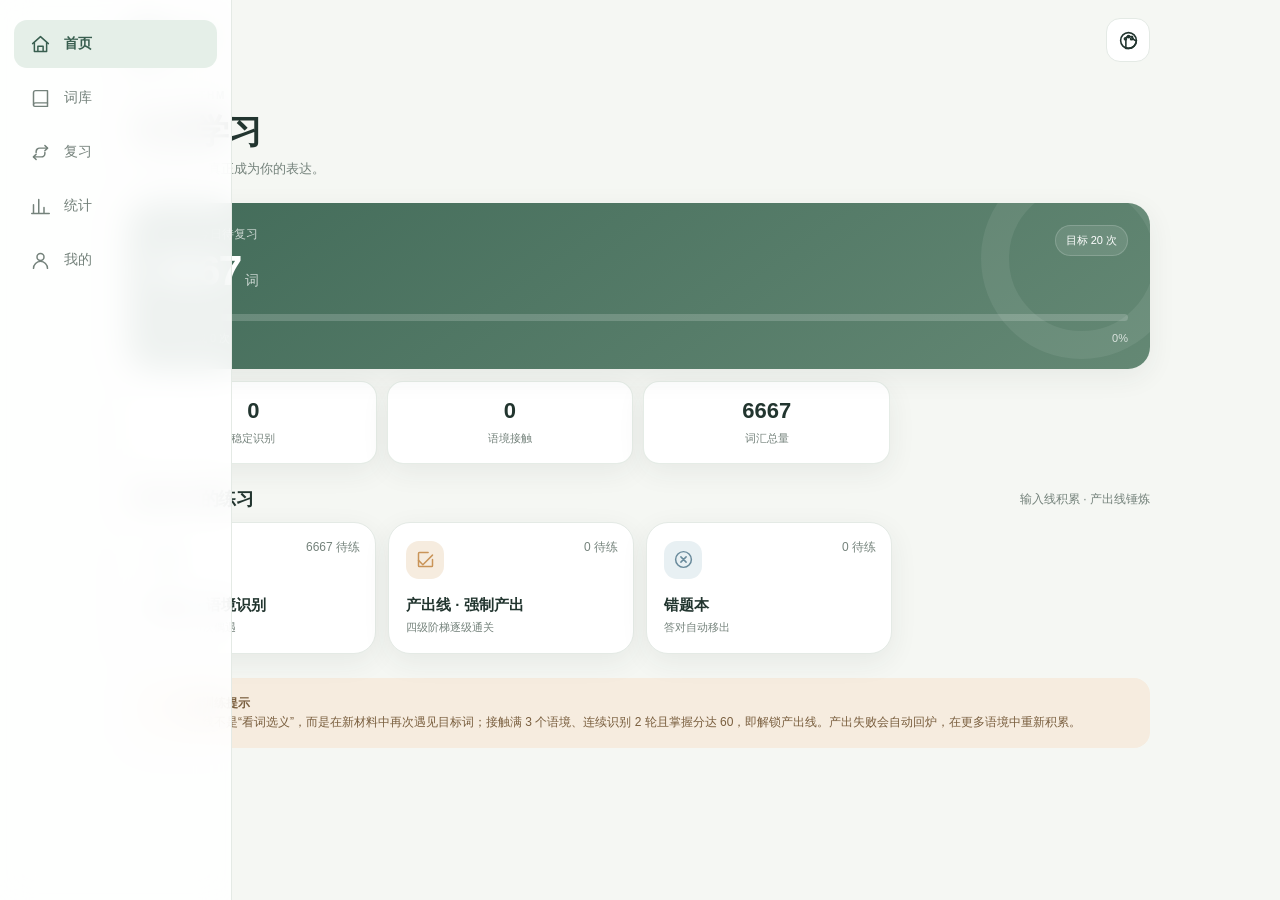
<file: index.html>
<!DOCTYPE html>
<html lang="zh-CN">
<head>
  <meta charset="UTF-8">
  <meta name="viewport" content="width=device-width, initial-scale=1">
  <meta name="theme-color" content="#f5f7f3">
  <meta http-equiv="refresh" content="0; url=functional/index.html">
  <title>词流 Lexicon Flow</title>
  <script>location.replace("functional/index.html");</script>
  <style>
    :root { --ink: #22352f; --muted: #6c7a73; --primary: #527b69; --line: #e4eae5; --bg: #f5f7f3; }
    * { box-sizing: border-box; }
    body { margin: 0; min-height: 100vh; display: grid; place-items: center; padding: 24px;
      font-family: -apple-system, BlinkMacSystemFont, "PingFang SC", "Microsoft YaHei", sans-serif;
      color: var(--ink); background: var(--bg); }
    main { width: min(480px, 100%); text-align: center; }
    h1 { font-size: 34px; margin: 12px 0 8px; }
    p { color: var(--muted); font-size: 15px; line-height: 1.7; margin: 0 0 14px; }
    a { color: var(--primary); font-weight: 600; }
    small { color: var(--muted); font-size: 12px; }
  </style>
</head>
<body>
  <main>
    <h1>词流</h1>
    <p>正在进入应用（默认清新绿主题，进入后可随时在右上角或「我的」页切换外观）…</p>
    <p><a href="functional/index.html">如果没有自动跳转，点这里进入</a></p>
    <p><small>偏好 iOS 风格？<a href="ios/index.html">iOS 蓝主题版本</a></small></p>
  </main>
</body>
</html>
</file>
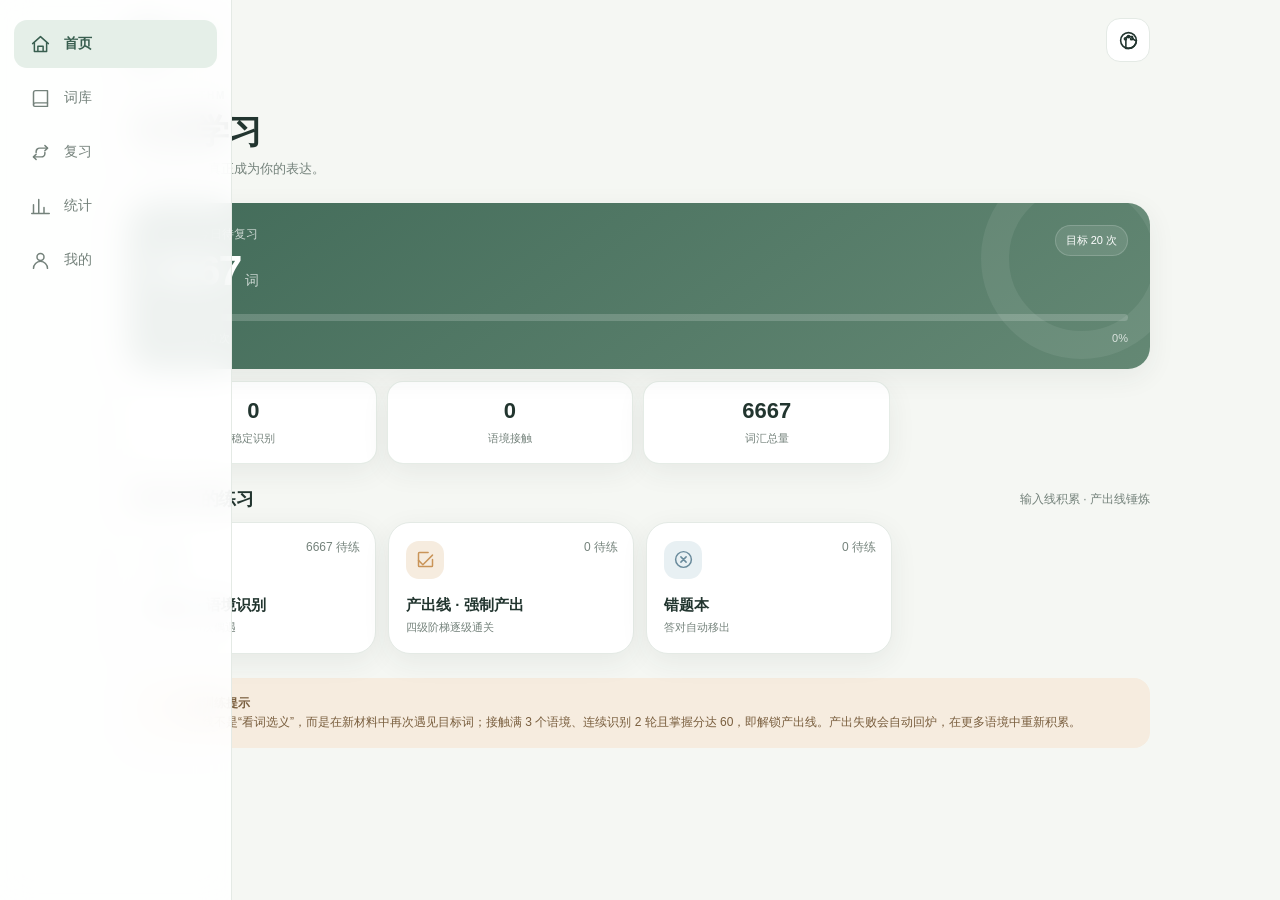
<file: functional/index.html>
<!DOCTYPE html>
<html lang="zh-CN">
<head>
  <meta charset="UTF-8">
  <meta name="viewport" content="width=device-width, initial-scale=1, viewport-fit=cover, maximum-scale=1">
  <meta name="theme-color" content="#f5f7f3">
  <meta name="description" content="英语主动与被动词汇记忆系统：完整四六级词库、间隔复习、转化训练、错题重练、同义词跳转与本地统计。">
  <title>词流 · 主动词汇记忆系统</title>
  <link href="favicon.svg" rel="icon" type="image/svg+xml">
  <link href="styles.css" id="theme-green" rel="stylesheet">
  <link href="theme-ios.css" id="theme-ios" rel="stylesheet">
  <script>
    // 主题引导：按 html[data-theme] 决定启用哪套样式表（默认清新绿）
    (function () {
      var theme = document.documentElement.dataset.theme || "green";
      var green = document.getElementById("theme-green");
      var ios = document.getElementById("theme-ios");
      if (green && ios) { ios.disabled = theme !== "ios"; green.disabled = theme === "ios"; }
    })();
  </script>
</head>
<body>
  <div class="app-shell" id="app">
    <header class="app-header">
      <div class="brand-row">
        <button aria-label="返回首页" class="brand" data-route="home" type="button">
          <span aria-hidden="true" class="brand-mark">
            <svg viewBox="0 0 32 32"><path d="M7 8.5h8a4 4 0 0 1 4 4V25a4 4 0 0 0-4-4H7V8.5Z"/><path d="M25 8.5h-2a4 4 0 0 0-4 4V25a4 4 0 0 1 4-4h2V8.5Z"/></svg>
          </span>
          <span>词流</span>
        </button>
        <div class="brand-row-actions">
          <button aria-label="切换主题" class="icon-button theme-toggle" data-action="toggle-theme" id="theme-toggle" title="换肤" type="button"></button>
          <button aria-label="页面操作" class="icon-button header-action hidden" id="header-action" type="button"></button>
        </div>
      </div>
      <div class="page-heading">
        <p class="eyebrow" id="page-eyebrow">DAILY RHYTHM</p>
        <h1 id="page-title">今日学习</h1>
        <p class="page-subtitle" id="page-subtitle">让认识的词，真正成为你的表达。</p>
      </div>
    </header>

    <main class="app-main" id="main-content" tabindex="-1"></main>

    <nav aria-label="主导航" class="bottom-nav">
      <button aria-current="page" class="nav-item active" data-route="home" type="button">
        <svg aria-hidden="true" viewBox="0 0 24 24"><path d="m3 11 9-8 9 8"/><path d="M5 10v10h14V10M9 20v-6h6v6"/></svg>
        <span>首页</span>
      </button>
      <button aria-current="false" class="nav-item" data-route="library" type="button">
        <svg aria-hidden="true" viewBox="0 0 24 24"><path d="M4 19.5A2.5 2.5 0 0 1 6.5 17H20V3H6.5A2.5 2.5 0 0 0 4 5.5v14Z"/><path d="M4 19.5A1.5 1.5 0 0 0 5.5 21H20v-4"/></svg>
        <span>词库</span>
      </button>
      <button aria-current="false" class="nav-item" data-route="review" type="button">
        <svg aria-hidden="true" viewBox="0 0 24 24"><path d="M20 7h-9a4 4 0 0 0-4 4v1"/><path d="m17 4 3 3-3 3M4 17h9a4 4 0 0 0 4-4v-1"/><path d="m7 20-3-3 3-3"/></svg>
        <span>复习</span>
      </button>
      <button aria-current="false" class="nav-item" data-route="stats" type="button">
        <svg aria-hidden="true" viewBox="0 0 24 24"><path d="M4 20V10M10 20V4M16 20v-7M22 20H2"/></svg>
        <span>统计</span>
      </button>
      <button aria-current="false" class="nav-item" data-route="profile" type="button">
        <svg aria-hidden="true" viewBox="0 0 24 24"><circle cx="12" cy="8" r="4"/><path d="M4 21a8 8 0 0 1 16 0"/></svg>
        <span>我的</span>
      </button>
    </nav>
  </div>

  <div id="modal-root"></div>
  <div aria-live="polite" class="toast" id="toast" role="status"></div>
  <div aria-live="polite" class="sr-only" id="live-region"></div>

  <script defer src="words.js"></script>
  <script defer src="data.js"></script>
  <script defer src="srs.js"></script>
  <script defer src="store.js"></script>
  <script defer src="ai.js"></script>
  <script defer src="app.js"></script>
</body>
</html>
</file>
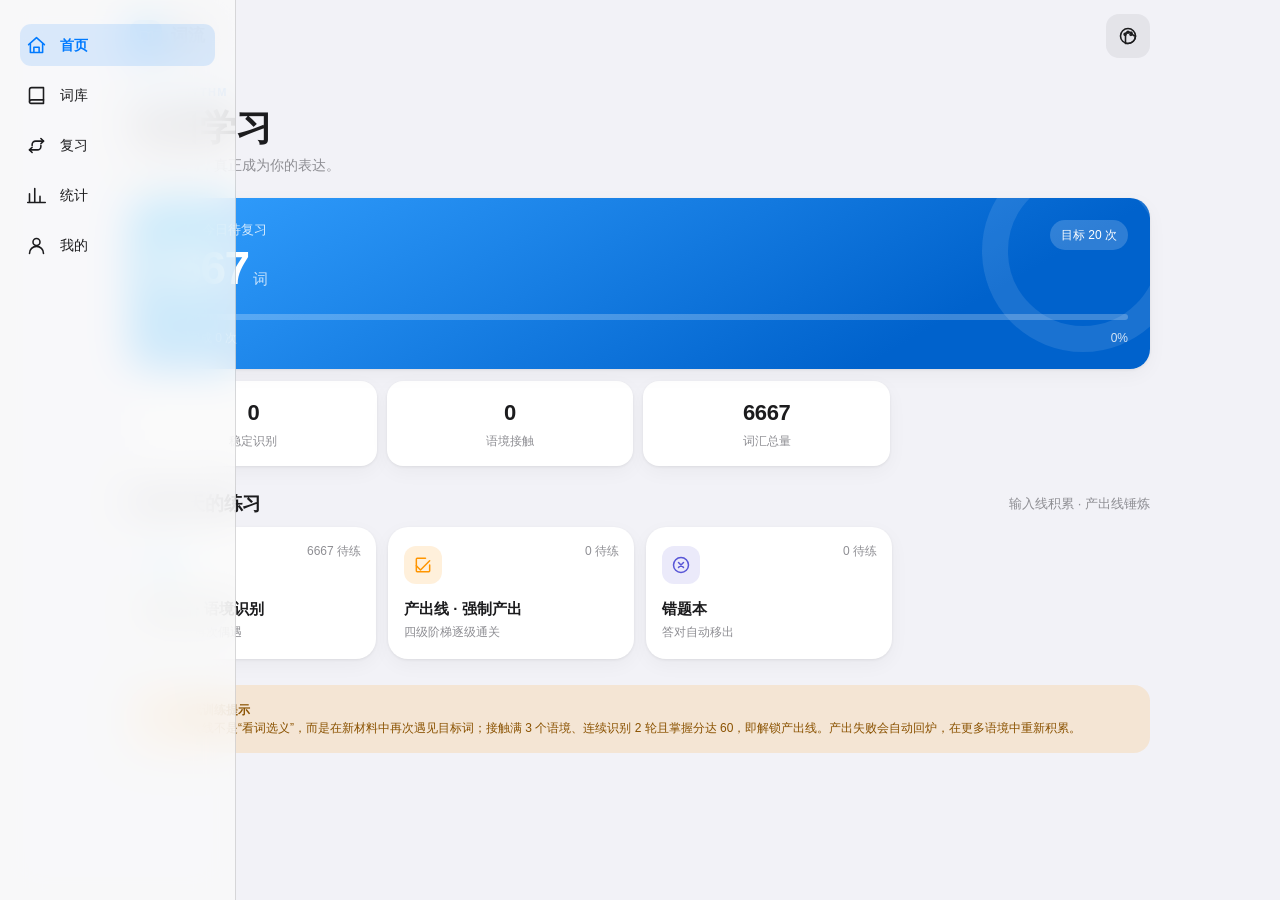
<file: ios/index.html>
<!DOCTYPE html>
<html lang="zh-CN" data-theme="ios">
<head>
  <meta charset="UTF-8">
  <meta name="viewport" content="width=device-width, initial-scale=1, viewport-fit=cover, maximum-scale=1">
  <meta name="theme-color" content="#f2f2f7">
  <meta name="description" content="英语主动与被动词汇记忆系统：完整四六级词库、间隔复习、转化训练、错题重练、同义词跳转与本地统计。">
  <title>词流 · 主动词汇记忆系统</title>
  <link href="favicon.svg" rel="icon" type="image/svg+xml">
  <link href="styles.css" id="theme-green" rel="stylesheet">
  <link href="theme-ios.css" id="theme-ios" rel="stylesheet">
  <script>
    // 主题引导：按 html[data-theme] 决定启用哪套样式表（默认清新绿）
    (function () {
      var theme = document.documentElement.dataset.theme || "green";
      var green = document.getElementById("theme-green");
      var ios = document.getElementById("theme-ios");
      if (green && ios) { ios.disabled = theme !== "ios"; green.disabled = theme === "ios"; }
    })();
  </script>
</head>
<body>
  <div class="app-shell" id="app">
    <header class="app-header">
      <div class="brand-row">
        <button aria-label="返回首页" class="brand" data-route="home" type="button">
          <span aria-hidden="true" class="brand-mark">
            <svg viewBox="0 0 32 32"><path d="M7 8.5h8a4 4 0 0 1 4 4V25a4 4 0 0 0-4-4H7V8.5Z"/><path d="M25 8.5h-2a4 4 0 0 0-4 4V25a4 4 0 0 1 4-4h2V8.5Z"/></svg>
          </span>
          <span>词流</span>
        </button>
        <div class="brand-row-actions">
          <button aria-label="切换主题" class="icon-button theme-toggle" data-action="toggle-theme" id="theme-toggle" title="换肤" type="button"></button>
          <button aria-label="页面操作" class="icon-button header-action hidden" id="header-action" type="button"></button>
        </div>
      </div>
      <div class="page-heading">
        <p class="eyebrow" id="page-eyebrow">DAILY RHYTHM</p>
        <h1 id="page-title">今日学习</h1>
        <p class="page-subtitle" id="page-subtitle">让认识的词，真正成为你的表达。</p>
      </div>
    </header>

    <main class="app-main" id="main-content" tabindex="-1"></main>

    <nav aria-label="主导航" class="bottom-nav">
      <button aria-current="page" class="nav-item active" data-route="home" type="button">
        <svg aria-hidden="true" viewBox="0 0 24 24"><path d="m3 11 9-8 9 8"/><path d="M5 10v10h14V10M9 20v-6h6v6"/></svg>
        <span>首页</span>
      </button>
      <button aria-current="false" class="nav-item" data-route="library" type="button">
        <svg aria-hidden="true" viewBox="0 0 24 24"><path d="M4 19.5A2.5 2.5 0 0 1 6.5 17H20V3H6.5A2.5 2.5 0 0 0 4 5.5v14Z"/><path d="M4 19.5A1.5 1.5 0 0 0 5.5 21H20v-4"/></svg>
        <span>词库</span>
      </button>
      <button aria-current="false" class="nav-item" data-route="review" type="button">
        <svg aria-hidden="true" viewBox="0 0 24 24"><path d="M20 7h-9a4 4 0 0 0-4 4v1"/><path d="m17 4 3 3-3 3M4 17h9a4 4 0 0 0 4-4v-1"/><path d="m7 20-3-3 3-3"/></svg>
        <span>复习</span>
      </button>
      <button aria-current="false" class="nav-item" data-route="stats" type="button">
        <svg aria-hidden="true" viewBox="0 0 24 24"><path d="M4 20V10M10 20V4M16 20v-7M22 20H2"/></svg>
        <span>统计</span>
      </button>
      <button aria-current="false" class="nav-item" data-route="profile" type="button">
        <svg aria-hidden="true" viewBox="0 0 24 24"><circle cx="12" cy="8" r="4"/><path d="M4 21a8 8 0 0 1 16 0"/></svg>
        <span>我的</span>
      </button>
    </nav>
  </div>

  <div id="modal-root"></div>
  <div aria-live="polite" class="toast" id="toast" role="status"></div>
  <div aria-live="polite" class="sr-only" id="live-region"></div>

  <script defer src="words.js"></script>
  <script defer src="data.js"></script>
  <script defer src="srs.js"></script>
  <script defer src="store.js"></script>
  <script defer src="ai.js"></script>
  <script defer src="app.js"></script>
</body>
</html>
</file>
<file: functional/styles.css>
/* =========================================================
   词流 · 移动端视觉系统
   375px 为设计基准，430px 为最大内容宽度。
   所有动效集中在 0.2–0.3s，并提供减少动态效果支持。
   ========================================================= */
:root {
  --bg: #f5f7f3;
  --surface: #ffffff;
  --surface-soft: #f0f4ef;
  --ink: #22352f;
  --muted: #74827b;
  --line: #e4eae5;
  --primary: #527b69;
  --primary-dark: #385e4f;
  --primary-soft: #e5efe8;
  --accent: #c99458;
  --accent-soft: #f6ecdf;
  --danger: #be6b65;
  --danger-soft: #f8e9e6;
  --success: #4d8a68;
  --success-soft: #e7f3ec;
  --info: #698a9b;
  --info-soft: #e8f0f3;
  --shadow: 0 8px 28px rgba(38, 62, 51, .07);
  --shadow-pressed: 0 3px 10px rgba(38, 62, 51, .06);
  --radius-lg: 22px;
  --radius-md: 16px;
  --radius-sm: 12px;
  --ease: cubic-bezier(.2, .8, .2, 1);
  --safe-bottom: env(safe-area-inset-bottom, 0px);
}

* { box-sizing: border-box; }
html { background: #e8ede8; -webkit-text-size-adjust: 100%; scroll-behavior: smooth; }
body {
  margin: 0;
  color: var(--ink);
  background: #e8ede8;
  font-family: -apple-system, BlinkMacSystemFont, "Segoe UI", "PingFang SC", "Hiragino Sans GB", "Microsoft YaHei", sans-serif;
  font-size: 15px;
  line-height: 1.55;
  -webkit-font-smoothing: antialiased;
  overscroll-behavior-y: none;
}
button, input, textarea, select { font: inherit; }
button { color: inherit; -webkit-tap-highlight-color: transparent; }
button, [role="button"] { touch-action: manipulation; }
button:focus-visible, input:focus-visible, textarea:focus-visible, select:focus-visible, [tabindex]:focus-visible {
  outline: 3px solid rgba(82, 123, 105, .24);
  outline-offset: 2px;
}
button:disabled { opacity: .48; cursor: not-allowed; }
h1, h2, h3, h4, p { margin: 0; }
h1, h2, h3 { line-height: 1.25; }
svg { display: block; }
.hidden { display: none !important; }
.sr-only {
  position: absolute; width: 1px; height: 1px; padding: 0; margin: -1px;
  overflow: hidden; clip: rect(0, 0, 0, 0); white-space: nowrap; border: 0;
}

.app-shell {
  position: relative;
  width: 100%;
  max-width: 430px;
  min-height: 100vh;
  min-height: 100dvh;
  margin: 0 auto;
  background: var(--bg);
  box-shadow: 0 0 40px rgba(30, 51, 42, .08);
  overflow: hidden;
}
.app-header { padding: calc(18px + env(safe-area-inset-top, 0px)) 20px 12px; }
.brand-row { display: flex; align-items: center; justify-content: space-between; min-height: 42px; }
.brand {
  display: inline-flex; align-items: center; gap: 9px; min-height: 44px;
  padding: 0; border: 0; background: transparent; font-size: 18px; font-weight: 750; letter-spacing: .08em;
}
.brand-mark {
  display: grid; place-items: center; width: 34px; height: 34px;
  border-radius: 11px; background: var(--primary); color: white; box-shadow: 0 5px 12px rgba(82, 123, 105, .22);
}
.brand-mark svg { width: 23px; height: 23px; fill: none; stroke: currentColor; stroke-width: 1.7; stroke-linejoin: round; }
.page-heading { padding-top: 20px; }
.eyebrow { margin-bottom: 6px; color: var(--primary); font-size: 10px; font-weight: 800; letter-spacing: .18em; }
.page-heading h1 { font-size: 29px; font-weight: 760; letter-spacing: -.04em; }
.page-subtitle { margin-top: 7px; color: var(--muted); font-size: 13px; }
.app-main { min-height: 60vh; padding: 8px 18px calc(104px + var(--safe-bottom)); }
.page { animation: page-in .26s var(--ease) both; }
@keyframes page-in { from { opacity: 0; transform: translateY(8px); } to { opacity: 1; transform: none; } }

/* 底部导航 */
.bottom-nav {
  position: fixed; z-index: 30; bottom: 0; left: 50%; transform: translateX(-50%);
  display: grid; grid-template-columns: repeat(5, 1fr); width: 100%; max-width: 430px;
  padding: 8px 8px calc(7px + var(--safe-bottom));
  border-top: 1px solid rgba(222, 230, 223, .85); background: rgba(255, 255, 255, .94);
  -webkit-backdrop-filter: blur(16px); backdrop-filter: blur(16px);
}
.nav-item {
  position: relative; display: flex; flex-direction: column; align-items: center; justify-content: center; gap: 3px;
  min-height: 56px; padding: 4px 0; border: 0; border-radius: 14px; background: transparent;
  color: #87928c; font-size: 10px; transition: color .22s, background .22s, transform .15s;
}
.nav-item svg { width: 22px; height: 22px; fill: none; stroke: currentColor; stroke-width: 1.7; stroke-linecap: round; stroke-linejoin: round; }
.nav-item.active { color: var(--primary-dark); font-weight: 700; background: var(--primary-soft); }
.nav-item:active { transform: scale(.94); }

/* 通用组件 */
.card { border: 1px solid rgba(227, 234, 228, .9); border-radius: var(--radius-lg); background: var(--surface); box-shadow: var(--shadow); }
.section { margin-top: 24px; }
.section-heading { display: flex; align-items: center; justify-content: space-between; gap: 12px; margin-bottom: 12px; }
.section-heading h2 { font-size: 18px; letter-spacing: -.02em; }
.section-heading p { color: var(--muted); font-size: 12px; }
.text-button { min-height: 40px; padding: 0 2px 0 12px; border: 0; background: transparent; color: var(--primary); font-size: 13px; font-weight: 650; }
.icon-button {
  display: inline-grid; place-items: center; flex: 0 0 auto; width: 44px; height: 44px;
  padding: 0; border: 1px solid var(--line); border-radius: 14px; background: var(--surface);
  transition: transform .16s, background .2s, box-shadow .2s;
}
.icon-button svg { width: 21px; height: 21px; fill: none; stroke: currentColor; stroke-width: 1.8; stroke-linecap: round; stroke-linejoin: round; }
.icon-button.soft { border-color: transparent; background: var(--primary-soft); color: var(--primary-dark); }
.primary-button, .secondary-button, .danger-button {
  display: inline-flex; align-items: center; justify-content: center; gap: 8px;
  min-height: 50px; padding: 0 20px; border-radius: 15px; font-weight: 700;
  transition: transform .16s, box-shadow .2s, background .2s;
}
.primary-button { border: 1px solid var(--primary); background: var(--primary); color: #fff; box-shadow: 0 7px 16px rgba(82, 123, 105, .19); }
.secondary-button { border: 1px solid var(--line); background: var(--surface); color: var(--ink); }
.danger-button { border: 1px solid var(--danger-soft); background: var(--danger-soft); color: var(--danger); }
.dont-know-button {
  display: inline-flex; align-items: center; justify-content: center; gap: 8px;
  min-height: 46px; padding: 0 16px; border: 1.5px dashed var(--danger);
  border-radius: 15px; background: transparent; color: var(--danger);
  font-size: 14px; font-weight: 650;
  transition: transform .16s, background .2s;
}
.dont-know-button:active { transform: scale(.975); background: var(--danger-soft); }
.primary-button:active, .secondary-button:active, .danger-button:active, .icon-button:active, .quick-card:active, .word-row:active { transform: scale(.975); box-shadow: var(--shadow-pressed); }
.full-width { width: 100%; }
.button-row { display: flex; gap: 10px; }
.button-row > * { flex: 1; }
.muted { color: var(--muted); }
.caption { color: var(--muted); font-size: 12px; }
.divider { height: 1px; margin: 16px 0; background: var(--line); }
.pill {
  display: inline-flex; align-items: center; min-height: 25px; padding: 3px 9px; border-radius: 999px;
  background: var(--surface-soft); color: var(--muted); font-size: 11px; font-weight: 650; white-space: nowrap;
}
.pill.passive { background: var(--info-soft); color: #567988; }
.pill.active-level { background: var(--primary-soft); color: var(--primary-dark); }
.pill.wrong { background: var(--danger-soft); color: var(--danger); }
.empty-state { padding: 42px 24px; text-align: center; }
.empty-illustration {
  display: grid; place-items: center; width: 64px; height: 64px; margin: 0 auto 16px;
  border-radius: 22px; background: var(--primary-soft); color: var(--primary);
}
.empty-illustration svg { width: 30px; height: 30px; fill: none; stroke: currentColor; stroke-width: 1.6; stroke-linecap: round; stroke-linejoin: round; }
.empty-state h3 { margin-bottom: 8px; font-size: 17px; }
.empty-state p { margin-bottom: 18px; color: var(--muted); font-size: 13px; }

/* 首页 */
.hero-card { position: relative; overflow: hidden; padding: 22px; background: linear-gradient(145deg, #426b59, #648874); color: white; border: 0; }
.hero-card::after {
  content: ""; position: absolute; right: -32px; top: -45px; width: 145px; height: 145px;
  border: 28px solid rgba(255, 255, 255, .07); border-radius: 50%;
}
.hero-top { position: relative; z-index: 1; display: flex; align-items: flex-start; justify-content: space-between; }
.hero-label { color: rgba(255,255,255,.72); font-size: 12px; }
.hero-number { margin-top: 3px; font-size: 43px; font-weight: 740; line-height: 1.1; letter-spacing: -.04em; }
.hero-number small { margin-left: 4px; font-size: 14px; font-weight: 500; letter-spacing: 0; opacity: .7; }
.hero-badge { padding: 6px 10px; border: 1px solid rgba(255,255,255,.17); border-radius: 999px; background: rgba(255,255,255,.1); font-size: 11px; }
.progress-track { height: 7px; overflow: hidden; border-radius: 999px; background: #e7ece8; }
.progress-fill { height: 100%; border-radius: inherit; background: var(--primary); transition: width .45s var(--ease); }
.hero-card .progress-track { position: relative; z-index: 1; margin-top: 20px; background: rgba(255,255,255,.18); }
.hero-card .progress-fill { background: #f2d9ae; }
.progress-meta { position: relative; z-index: 1; display: flex; justify-content: space-between; margin-top: 9px; color: rgba(255,255,255,.75); font-size: 11px; }
.stat-grid { display: grid; grid-template-columns: repeat(3, 1fr); gap: 10px; margin-top: 12px; }
.mini-stat { padding: 15px 10px; text-align: center; border-radius: var(--radius-md); }
.mini-stat strong { display: block; font-size: 22px; line-height: 1.25; }
.mini-stat span { color: var(--muted); font-size: 11px; }
.quick-grid { display: grid; grid-template-columns: 1fr 1fr; gap: 12px; }
.quick-card {
  position: relative; min-height: 132px; padding: 17px; border: 1px solid var(--line); border-radius: var(--radius-lg);
  background: var(--surface); text-align: left; box-shadow: var(--shadow); transition: transform .18s var(--ease), box-shadow .2s;
}
.quick-icon { display: grid; place-items: center; width: 38px; height: 38px; margin-bottom: 14px; border-radius: 13px; background: var(--primary-soft); color: var(--primary); }
.quick-card:nth-child(2) .quick-icon { background: var(--accent-soft); color: var(--accent); }
.quick-card:nth-child(3) .quick-icon { background: var(--info-soft); color: var(--info); }
.quick-card:nth-child(4) .quick-icon { background: var(--danger-soft); color: var(--danger); }
.quick-icon svg { width: 21px; height: 21px; fill: none; stroke: currentColor; stroke-width: 1.7; stroke-linecap: round; stroke-linejoin: round; }
.quick-card strong { display: block; font-size: 15px; }
.quick-card small { display: block; margin-top: 3px; color: var(--muted); font-size: 11px; }
.quick-count { position: absolute; right: 15px; top: 15px; color: var(--muted); font-size: 12px; }
.tip-card { display: flex; gap: 12px; padding: 16px; border-radius: var(--radius-md); background: var(--accent-soft); color: #795e3e; }
.tip-card svg { flex: 0 0 auto; width: 20px; height: 20px; margin-top: 2px; fill: none; stroke: currentColor; stroke-width: 1.7; stroke-linecap: round; }
.tip-card p { font-size: 12px; }

/* 词库与筛选 */
.segmented { display: flex; gap: 5px; padding: 5px; border-radius: 16px; background: #e9eee9; }
.segmented button {
  flex: 1; min-height: 42px; padding: 0 5px; border: 0; border-radius: 12px; background: transparent;
  color: var(--muted); font-size: 12px; transition: background .22s, color .22s, box-shadow .22s;
}
.segmented button.active { background: var(--surface); color: var(--primary-dark); font-weight: 750; box-shadow: 0 3px 10px rgba(38,62,51,.07); }
.search-box { position: relative; margin-top: 14px; }
.search-box svg { position: absolute; left: 15px; top: 50%; width: 19px; height: 19px; transform: translateY(-50%); fill: none; stroke: var(--muted); stroke-width: 1.8; }
.search-input { width: 100%; min-height: 48px; padding: 0 46px; border: 1px solid var(--line); border-radius: 15px; background: var(--surface); color: var(--ink); }
.search-clear { position: absolute; right: 4px; top: 2px; width: 44px; height: 44px; border: 0; background: transparent; color: var(--muted); }
.filter-row { display: flex; gap: 8px; margin: 12px -18px 14px; padding: 0 18px 4px; overflow-x: auto; scrollbar-width: none; -webkit-overflow-scrolling: touch; }
.filter-row::-webkit-scrollbar { display: none; }
.filter-chip {
  flex: 0 0 auto; min-height: 38px; padding: 0 14px; border: 1px solid var(--line); border-radius: 999px;
  background: var(--surface); color: var(--muted); font-size: 12px; transition: all .2s;
}
.filter-chip.active { border-color: var(--primary); background: var(--primary-soft); color: var(--primary-dark); font-weight: 700; }
.word-list { display: grid; gap: 11px; }
.word-row {
  width: 100%; padding: 17px; border: 1px solid var(--line); border-radius: var(--radius-md); background: var(--surface);
  text-align: left; box-shadow: 0 4px 16px rgba(38,62,51,.045); transition: transform .17s, box-shadow .2s;
  animation: list-in .24s var(--ease) both;
}
@keyframes list-in { from { opacity: 0; transform: translateY(5px); } to { opacity: 1; transform: none; } }
.word-row-top { display: flex; align-items: flex-start; justify-content: space-between; gap: 10px; }
.word-title { display: flex; align-items: baseline; flex-wrap: wrap; gap: 7px; }
.word-title strong { font-family: Georgia, "Times New Roman", serif; font-size: 23px; letter-spacing: -.01em; }
.word-title span { color: var(--muted); font-size: 12px; }
.word-meaning { margin-top: 7px; color: #4b5d55; font-size: 13px; }
.word-row-meta { display: flex; align-items: center; flex-wrap: wrap; gap: 7px; margin-top: 12px; }
.mastery-line { display: flex; align-items: center; gap: 8px; margin-top: 12px; }
.mastery-line .progress-track { flex: 1; height: 5px; }
.mastery-line small { width: 31px; color: var(--muted); font-size: 10px; text-align: right; }
.list-footer { margin: 16px 0; color: var(--muted); font-size: 12px; text-align: center; }

/* 复习入口与学习卡片 */
.mode-list { display: grid; gap: 12px; }
.mode-card { display: flex; align-items: center; gap: 14px; width: 100%; padding: 18px; border: 1px solid var(--line); border-radius: var(--radius-lg); background: var(--surface); text-align: left; box-shadow: var(--shadow); }
.mode-card:active { transform: scale(.98); }
.mode-symbol { display: grid; place-items: center; flex: 0 0 auto; width: 46px; height: 46px; border-radius: 16px; background: var(--primary-soft); color: var(--primary); font-family: Georgia, serif; font-size: 20px; font-weight: 700; }
.mode-card:nth-child(2) .mode-symbol { background: var(--accent-soft); color: var(--accent); }
.mode-card:nth-child(3) .mode-symbol { background: var(--info-soft); color: var(--info); }
.mode-card:nth-child(4) .mode-symbol { background: var(--danger-soft); color: var(--danger); }
.mode-copy { flex: 1; min-width: 0; }
.mode-copy strong { display: block; font-size: 16px; }
.mode-copy small { display: block; margin-top: 3px; color: var(--muted); font-size: 12px; }
.mode-count { color: var(--primary); font-size: 20px; font-weight: 750; }
.session-top { display: flex; align-items: center; justify-content: space-between; margin-bottom: 14px; }
.session-progress { flex: 1; margin: 0 14px; }
.session-progress .progress-track { height: 5px; }
.session-counter { color: var(--muted); font-size: 12px; }
.swipe-hint { margin-bottom: 10px; color: var(--muted); font-size: 11px; text-align: center; }
.review-stage { perspective: 1200px; touch-action: pan-y; }
/* 训练会话进行中：整页滚动锁定，仅 .app-main 内部滚动，界面固定不上下漂移 */
body.session-active { overflow: hidden; height: 100vh; height: 100dvh; }
body.session-active .app-shell { height: 100vh; height: 100dvh; min-height: 0; display: flex; flex-direction: column; }
body.session-active .app-main {
  flex: 1 1 auto; min-height: 0; overflow-y: auto; overscroll-behavior: contain;
  -webkit-overflow-scrolling: touch;
}
.review-card {
  position: relative; min-height: 340px; padding: 23px 20px; border: 1px solid var(--line); border-radius: 25px;
  background: var(--surface); box-shadow: 0 12px 35px rgba(38,62,51,.09);
  transform-origin: center bottom; transition: transform .25s var(--ease), opacity .22s, border-color .22s, background .22s;
}
.review-card.swipe-left { opacity: 0; transform: translateX(-60px) rotate(-4deg); }
.review-card.swipe-right { opacity: 0; transform: translateX(60px) rotate(4deg); }
.review-card.swipe-up { opacity: 0; transform: translateY(-40px) scale(.97); }
/* 正误反馈：答对词框变绿，答错词框变红（正确答案另起一块 answer-card） */
.review-card.correct {
  border: 2px solid var(--success);
  background: var(--success-soft);
  box-shadow: 0 0 0 4px rgba(77, 138, 104, .12);
  animation: correct-flip .28s var(--ease);
}
.review-card.wrong-answer {
  border: 2px solid var(--danger);
  background: var(--danger-soft);
  box-shadow: 0 0 0 4px rgba(190, 107, 101, .12);
  animation: shake .28s ease;
}
/* 正确答案以短促的 3D 翻卡揭示，错误答案使用轻量横向震动。 */
@keyframes correct-flip {
  0% { opacity: .45; transform: rotateY(-58deg) scale(.985); }
  72% { opacity: 1; transform: rotateY(3deg) scale(1.008); }
  100% { opacity: 1; transform: rotateY(0) scale(1); }
}
@keyframes shake { 25% { transform: translateX(-4px); } 75% { transform: translateX(4px); } }
.review-type { display: flex; align-items: center; justify-content: space-between; gap: 8px; color: var(--muted); font-size: 11px; }
.review-prompt { margin-top: 26px; text-align: center; }
.review-word { font-family: Georgia, "Times New Roman", serif; font-size: 39px; font-weight: 600; line-height: 1.15; letter-spacing: -.025em; overflow-wrap: anywhere; }
.review-phonetic { margin-top: 8px; color: var(--muted); font-size: 14px; }
.review-question { margin-top: 8px; color: var(--muted); font-size: 12px; }
.listen-button { display: grid; place-items: center; width: 70px; height: 70px; margin: 23px auto 0; border: 0; border-radius: 50%; background: var(--primary-soft); color: var(--primary); }
.listen-button svg { width: 29px; height: 29px; fill: none; stroke: currentColor; stroke-width: 1.7; stroke-linecap: round; stroke-linejoin: round; }
.listen-button.speaking svg { animation: sound-pulse .7s ease infinite alternate; }
@keyframes sound-pulse { to { transform: scale(1.13); opacity: .65; } }
.answer-reveal { margin-top: 22px; padding: 15px; border-radius: 14px; background: var(--surface-soft); animation: answer-in .24s var(--ease); }
@keyframes answer-in { from { opacity: 0; transform: translateY(5px); } to { opacity: 1; transform: none; } }
.answer-reveal strong { display: block; margin-bottom: 5px; font-size: 15px; }
.answer-reveal p { color: #53665d; font-size: 13px; }
.option-list { display: grid; gap: 9px; margin-top: 19px; }
.option-button {
  width: 100%; min-height: 48px; padding: 11px 14px; border: 1px solid var(--line); border-radius: 13px;
  background: #fbfcfb; text-align: left; font-size: 13px; transition: border-color .2s, background .2s, transform .15s;
}
.option-button:active { transform: scale(.985); }
.option-button.selected-correct { border-color: #80aa91; background: var(--primary-soft); color: var(--primary-dark); font-weight: 700; }
.option-button.selected-wrong { border-color: #d39892; background: var(--danger-soft); color: var(--danger); }
.option-button.actual-correct { border-color: #9ab9a6; }
.option-button:disabled { opacity: 1; }
.answer-input, .sentence-input, .field input, .field textarea, .field select {
  width: 100%; border: 1px solid var(--line); border-radius: 13px; background: #fbfcfb; color: var(--ink);
  transition: border-color .2s, box-shadow .2s;
}
.answer-input { min-height: 50px; margin-top: 20px; padding: 0 14px; text-align: center; }
.answer-input:focus, .sentence-input:focus, .field input:focus, .field textarea:focus, .field select:focus { border-color: #89a896; box-shadow: 0 0 0 3px rgba(82,123,105,.08); outline: 0; }
.sentence-input { min-height: 90px; margin-top: 17px; padding: 12px 14px; resize: vertical; }
.inline-submit { margin-top: 10px; }
.cloze-sentence { margin-top: 25px; padding: 17px; border-radius: 15px; background: var(--surface-soft); font-family: Georgia, "Times New Roman", serif; font-size: 19px; line-height: 1.7; text-align: center; }
.cloze-sentence mark { padding: 2px 8px; border-radius: 5px; background: var(--accent-soft); color: #8a653a; }
.feedback-banner { display: flex; align-items: flex-start; gap: 10px; margin-top: 13px; padding: 13px 14px; border-radius: 14px; animation: answer-in .24s var(--ease); }
.feedback-banner.good { background: var(--primary-soft); color: var(--primary-dark); }
.feedback-banner.bad { background: var(--danger-soft); color: #96544f; }
.feedback-banner strong { display: block; font-size: 14px; }
.feedback-banner p { margin-top: 2px; font-size: 12px; }
.rating-panel { margin-top: 14px; animation: answer-in .25s var(--ease); }
.rating-panel > p { margin-bottom: 9px; color: var(--muted); font-size: 12px; text-align: center; }
.rating-grid { display: grid; grid-template-columns: repeat(2, 1fr); gap: 8px; }
.rating-button { min-height: 44px; padding: 7px 8px; border: 1px solid var(--line); border-radius: 12px; background: var(--surface); font-size: 12px; }
.rating-button small { display: block; color: var(--muted); font-size: 10px; }
.rating-button:last-child { grid-column: 1 / -1; }
.session-bottom { margin-top: 14px; }
.completion-card { padding: 30px 22px; text-align: center; }
.completion-ring { display: grid; place-items: center; width: 76px; height: 76px; margin: 0 auto 18px; border-radius: 50%; background: var(--primary-soft); color: var(--primary); }
.completion-ring svg { width: 36px; height: 36px; fill: none; stroke: currentColor; stroke-width: 1.7; stroke-linecap: round; stroke-linejoin: round; }
.completion-card h2 { font-size: 23px; }
.completion-card > p { margin: 8px 0 20px; color: var(--muted); }
.result-grid { display: grid; grid-template-columns: repeat(3, 1fr); gap: 8px; margin-bottom: 20px; }
.result-grid div { padding: 12px 5px; border-radius: 13px; background: var(--surface-soft); }
.result-grid strong { display: block; font-size: 21px; }
.result-grid span { color: var(--muted); font-size: 11px; }
.stepper { display: flex; gap: 5px; margin: 0 0 14px; align-items: center; }
.stepper small { margin-left: 8px; color: var(--muted); font-size: 11px; }
.step-dot { flex: 1; height: 4px; border-radius: 99px; background: var(--line); }
.step-dot.done { background: var(--primary); }

/* 双线训练：语境材料 / 徽标 / 首字母提示 / 答案词框 */
.ctx-sentence {
  margin: 12px 0;
  padding: 13px 15px;
  border-radius: var(--radius-md);
  background: var(--surface-soft);
  border: 1px solid var(--line);
  font-size: 14.5px;
  line-height: 1.65;
  color: var(--ink);
}
.ctx-sentence .ctx-cn { margin: 7px 0 0; color: var(--muted); font-size: 12.5px; }
.ctx-mark {
  background: var(--primary-soft);
  color: var(--primary-dark);
  border-radius: 5px;
  padding: 1px 5px;
  font-weight: 700;
}
.ctx-meta { display: flex; flex-wrap: wrap; gap: 6px; margin: 10px 0 0; }
.badge {
  display: inline-flex;
  align-items: center;
  padding: 3px 9px;
  border-radius: 99px;
  background: var(--surface-soft);
  border: 1px solid var(--line);
  color: var(--muted);
  font-size: 11px;
  font-weight: 600;
  white-space: nowrap;
}
.badge.ok { background: var(--success-soft); border-color: transparent; color: var(--success); }
.badge.syn { background: var(--accent-soft); border-color: transparent; color: #9a6c36; }
.hint-row { display: flex; flex-wrap: wrap; align-items: center; gap: 8px; margin: 12px 0 0; }
.hint-letters {
  font-family: var(--font-mono, ui-monospace, "SF Mono", Consolas, monospace);
  font-size: 18px;
  font-weight: 700;
  letter-spacing: 4px;
  color: var(--primary-dark);
  background: var(--primary-soft);
  border-radius: 10px;
  padding: 6px 12px;
}
/* 答错时，词卡下方另起的“正确答案”词框 */
.answer-card {
  margin-top: 12px;
  padding: 16px 18px;
  border-radius: var(--radius-md);
  background: var(--surface);
  border: 2px solid var(--success);
  box-shadow: var(--shadow-pressed);
  animation: answer-pop .26s var(--ease);
}
.answer-card-head { display: flex; align-items: center; gap: 9px; flex-wrap: wrap; }
.answer-card-head strong { font-size: 21px; letter-spacing: .3px; }
.answer-card-head .muted { font-size: 12.5px; }
.answer-meaning { margin: 9px 0 0; font-size: 15px; font-weight: 600; color: var(--success); }
@keyframes answer-pop { from { opacity: 0; transform: translateY(10px); } to { opacity: 1; transform: none; } }

/* 统计 */
.metric-card { padding: 19px; }
.metric-card + .metric-card { margin-top: 12px; }
.metric-top { display: flex; justify-content: space-between; align-items: flex-start; }
.metric-title { display: flex; align-items: center; gap: 9px; }
.level-dot { width: 9px; height: 9px; border-radius: 50%; background: var(--info); }
.level-dot.active-dot { background: var(--primary); }
.metric-title h3 { font-size: 15px; }
.metric-number { font-size: 30px; font-weight: 750; line-height: 1.2; }
.metric-number small { color: var(--muted); font-size: 12px; font-weight: 500; }
.metric-card .progress-track { margin-top: 16px; }
.metric-card .progress-meta { color: var(--muted); }
.week-grid { display: grid; grid-template-columns: 1fr 1fr; gap: 10px; }
.week-card { padding: 16px; border-radius: var(--radius-md); }
.week-card strong { display: block; font-size: 24px; }
.week-card span { color: var(--muted); font-size: 11px; }
.bar-list { display: grid; gap: 13px; }
.bar-item-top { display: flex; justify-content: space-between; margin-bottom: 6px; font-size: 12px; }
.bar-item-top span:last-child { color: var(--muted); }
.bar-item .progress-track { height: 6px; }
.trend-chart { display: flex; align-items: flex-end; justify-content: space-between; gap: 7px; height: 150px; padding-top: 15px; }
.trend-day { display: flex; flex: 1; flex-direction: column; align-items: center; justify-content: flex-end; height: 100%; gap: 6px; }
.trend-value { color: var(--muted); font-size: 10px; }
.trend-bar-wrap { display: flex; align-items: flex-end; width: 100%; max-width: 25px; height: 100px; border-radius: 7px; background: var(--surface-soft); overflow: hidden; }
.trend-bar { width: 100%; min-height: 3px; border-radius: 7px; background: linear-gradient(to top, var(--primary), #8bab99); animation: bar-grow .45s var(--ease) both; transform-origin: bottom; }
@keyframes bar-grow { from { transform: scaleY(0); } to { transform: scaleY(1); } }
.trend-day small { color: var(--muted); font-size: 10px; }

/* 我的、表单、弹层 */
.profile-card { display: flex; align-items: center; gap: 15px; padding: 20px; }
.profile-avatar { display: grid; place-items: center; width: 52px; height: 52px; border-radius: 18px; background: var(--primary); color: white; font-family: Georgia, serif; font-size: 25px; }
.profile-card h2 { font-size: 18px; }
.profile-card p { margin-top: 3px; color: var(--muted); font-size: 12px; }
.settings-list { overflow: hidden; }
.setting-row { display: flex; align-items: center; gap: 13px; width: 100%; min-height: 64px; padding: 12px 16px; border: 0; border-bottom: 1px solid var(--line); background: var(--surface); text-align: left; }
.setting-row:last-child { border-bottom: 0; }
.setting-row:active { background: var(--surface-soft); }
.setting-icon { display: grid; place-items: center; width: 35px; height: 35px; border-radius: 12px; background: var(--surface-soft); color: var(--primary); }
.setting-icon svg { width: 19px; height: 19px; fill: none; stroke: currentColor; stroke-width: 1.7; stroke-linecap: round; stroke-linejoin: round; }
.setting-copy { flex: 1; }
.setting-copy strong { display: block; font-size: 14px; }
.setting-copy small { display: block; color: var(--muted); font-size: 11px; }
.chevron { color: #a3aca7; font-size: 22px; }
.ai-note { padding: 15px; border: 1px dashed #c9d7ce; border-radius: var(--radius-md); background: #f0f5f1; color: #586c61; font-size: 12px; }
.modal-backdrop {
  position: fixed; z-index: 80; inset: 0; display: flex; align-items: flex-end; justify-content: center;
  padding: 20px 0 0; background: rgba(25, 39, 33, .42); -webkit-backdrop-filter: blur(3px); backdrop-filter: blur(3px);
  animation: backdrop-in .22s ease both;
}
@keyframes backdrop-in { from { opacity: 0; } to { opacity: 1; } }
.modal-sheet {
  width: 100%; max-width: 430px; max-height: 91vh; max-height: 91dvh; padding: 10px 20px calc(22px + var(--safe-bottom));
  overflow-y: auto; border-radius: 26px 26px 0 0; background: var(--bg); box-shadow: 0 -10px 40px rgba(24,42,33,.14);
  animation: sheet-in .28s var(--ease) both;
}
@keyframes sheet-in { from { transform: translateY(35px); opacity: .5; } to { transform: none; opacity: 1; } }
.sheet-handle { width: 38px; height: 4px; margin: 0 auto 15px; border-radius: 99px; background: #d5ddd7; }
.sheet-header { display: flex; align-items: center; justify-content: space-between; gap: 12px; margin-bottom: 18px; }
.sheet-header h2 { font-size: 21px; }
.close-button { width: 40px; height: 40px; border: 0; border-radius: 50%; background: #e8ede9; color: var(--muted); font-size: 22px; }
.form-grid { display: grid; grid-template-columns: 1fr 1fr; gap: 12px; }
.field { margin-bottom: 13px; }
.field.full { grid-column: 1 / -1; }
.field label { display: block; margin-bottom: 6px; color: #5a6b63; font-size: 12px; font-weight: 650; }
.field input, .field select { min-height: 47px; padding: 0 12px; }
.field textarea { min-height: 78px; padding: 11px 12px; resize: vertical; }
.field small { display: block; margin-top: 5px; color: var(--muted); font-size: 10px; }
.form-actions { position: sticky; bottom: -22px; display: flex; gap: 10px; margin: 8px -20px -22px; padding: 14px 20px calc(18px + var(--safe-bottom)); background: rgba(245,247,243,.96); }
.form-actions > * { flex: 1; }
.word-detail-head { padding: 18px; border-radius: var(--radius-lg); background: var(--surface); }
.word-detail-head h3 { font-family: Georgia, serif; font-size: 34px; }
.detail-block { margin-top: 17px; }
.detail-block h4 { margin-bottom: 6px; color: var(--muted); font-size: 11px; letter-spacing: .08em; }
.detail-block p { font-size: 14px; }
.collocation-list { display: flex; flex-wrap: wrap; gap: 7px; }
.collocation-list span { padding: 6px 10px; border-radius: 9px; background: var(--primary-soft); color: var(--primary-dark); font-size: 12px; }
/* 同义词可点击标签 */
.syn-chip {
  display: inline-flex; align-items: center; min-height: 30px; padding: 5px 11px;
  border: 1px solid transparent; border-radius: 9px; background: var(--primary-soft);
  color: var(--primary-dark); font-size: 12px; font-weight: 600; cursor: pointer;
  transition: transform .18s var(--ease), background .2s, box-shadow .2s;
}
.syn-chip:active { transform: scale(.95); box-shadow: var(--shadow-pressed); }
.syn-chip-plain { opacity: .55; cursor: default; }
/* 列表工具栏、批量管理、快速添加 */
.list-toolbar { display: flex; align-items: center; justify-content: space-between; gap: 10px; margin-top: 10px; }
.list-toolbar .text-button { padding: 0 6px; }
.batch-hint { margin: 8px 0 0; color: var(--muted); font-size: 12px; text-align: center; }
.batch-bar {
  position: fixed; z-index: 35; left: 50%; transform: translateX(-50%);
  bottom: calc(74px + var(--safe-bottom)); width: min(430px, calc(100vw - 24px));
  display: flex; align-items: center; flex-wrap: wrap; gap: 6px;
  padding: 10px 12px; border-radius: 16px; background: var(--surface); box-shadow: 0 10px 30px rgba(0,0,0,.14);
  animation: bar-in .26s var(--ease) both;
}
@keyframes bar-in { from { opacity: 0; transform: translate(-50%, 10px); } to { opacity: 1; transform: translate(-50%, 0); } }
.batch-count { margin-right: auto; color: var(--muted); font-size: 12px; font-weight: 650; }
.batch-bar .mini-action {
  min-height: 36px; padding: 0 12px; border: none; border-radius: 10px;
  background: var(--surface-soft); color: var(--primary); font-size: 12px; font-weight: 650;
  transition: transform .2s var(--ease), opacity .2s, background .2s;
}
.batch-bar .mini-action:active { transform: scale(.94); opacity: .8; }
.batch-bar .mini-action.danger { color: var(--danger); }
.row-check {
  display: inline-flex; align-items: center; justify-content: center; flex: 0 0 auto;
  width: 22px; height: 22px; border: 2px solid var(--line); border-radius: 50%;
  background: transparent; color: transparent; font-size: 13px; font-weight: 700;
  transition: background .22s var(--ease), border-color .22s, color .22s;
}
.word-row.row-selected { background: var(--primary-soft); }
.word-row.row-selected .row-check { background: var(--primary); border-color: var(--primary); color: #fff; }


.import-help { margin-bottom: 13px; padding: 13px; border-radius: 13px; background: var(--accent-soft); color: #765d3e; font-size: 11px; }
.import-textarea { width: 100%; min-height: 210px; padding: 13px; border: 1px solid var(--line); border-radius: 14px; background: var(--surface); color: var(--ink); font-family: ui-monospace, SFMono-Regular, Menlo, monospace; font-size: 12px; resize: vertical; }
.confirm-copy { margin-bottom: 20px; color: var(--muted); }
.toast {
  position: fixed; z-index: 120; left: 50%; bottom: calc(94px + var(--safe-bottom)); width: max-content; max-width: calc(100vw - 44px);
  padding: 11px 17px; border-radius: 999px; background: rgba(32,52,44,.93); color: white; box-shadow: 0 8px 24px rgba(20,38,29,.2);
  font-size: 13px; opacity: 0; pointer-events: none; transform: translate(-50%, 12px); transition: opacity .22s, transform .22s var(--ease);
}
.toast.show { opacity: 1; transform: translate(-50%, 0); }
.toast.error { background: rgba(151,75,69,.95); }

@media (max-width: 350px) {
  .app-main { padding-left: 14px; padding-right: 14px; }
  .app-header { padding-left: 16px; padding-right: 16px; }
  .filter-row { margin-left: -14px; margin-right: -14px; padding-left: 14px; padding-right: 14px; }
  .review-word { font-size: 34px; }
  .quick-card { padding: 14px; }
}
@media (min-width: 431px) {
  .modal-backdrop { align-items: center; padding: 20px; }
  .modal-sheet { border-radius: 26px; max-height: 88vh; }
  .form-actions { bottom: -22px; }
}

/* =========================================================
   响应式：平板与 PC 端
   ≥900px 时导航移至左侧边栏，内容区加宽，列表与卡片多列排布；
   指针设备增加 hover 反馈。数据与交互逻辑保持不变。
   ========================================================= */
@media (min-width: 720px) {
  .app-shell { max-width: 560px; }
  .app-main { padding-left: 28px; padding-right: 28px; }
  .page-heading h1 { font-size: 34px; }
  .filter-row { margin-left: -28px; margin-right: -28px; padding-left: 28px; padding-right: 28px; }
}

@media (min-width: 900px) {
  html { background: var(--bg); }
  body { background: var(--bg); }
  .app-shell {
    max-width: none; margin: 0; min-height: 100vh; min-height: 100dvh;
    box-shadow: none; overflow: visible;
  }
  .app-main { max-width: 1100px; margin: 0 auto; padding: 12px 40px calc(48px + var(--safe-bottom)); }

  /* 侧边导航 */
  .bottom-nav {
    position: fixed; z-index: 40; top: 0; left: 0; bottom: 0; transform: none;
    display: flex; flex-direction: column; justify-content: flex-start; gap: 6px;
    width: 232px; padding: calc(20px + env(safe-area-inset-top, 0px)) 14px 20px;
    border-top: 0; border-right: 1px solid var(--line);
    background: rgba(255, 255, 255, .9);
  }
  .nav-item {
    flex-direction: row; justify-content: flex-start; gap: 13px; width: 100%;
    min-height: 48px; padding: 0 16px; border-radius: 13px;
    color: var(--muted); font-size: 14px;
  }
  .nav-item svg { width: 21px; height: 21px; }
  .nav-item.active { background: var(--primary-soft); }

  /* 头部与内容列 */
  .app-header { padding-left: 40px; padding-right: 40px; max-width: 1100px; margin: 0 auto; width: 100%; }
  .page-heading { padding-top: 26px; }

  /* 多列网格 */
  .quick-grid { grid-template-columns: repeat(4, 1fr); }
  .word-list { grid-template-columns: repeat(2, 1fr); }
  .week-grid { grid-template-columns: repeat(2, minmax(0, 1fr)); max-width: 760px; }
  .stat-grid { max-width: 760px; }

  /* 复习页居中，保持卡片可读宽度 */
  .session-top, .stepper, .swipe-hint, .review-stage, .session-bottom, .mode-list { max-width: 640px; margin-left: auto; margin-right: auto; }
  .review-card { min-height: 360px; }

  /* 统计页两栏排布 */
  .page[data-page="stats"] { display: grid; grid-template-columns: repeat(2, minmax(0, 1fr)); gap: 16px 22px; align-items: start; }
  .page[data-page="stats"] > * { margin: 0 !important; }
  .page[data-page="stats"] .section { margin-top: 0 !important; }
  .page[data-page="stats"] .section-heading { margin-bottom: 10px; }

  /* 筛选行改为自动换行，不再横向滚动 */
  .filter-row { flex-wrap: wrap; margin: 12px 0 14px; padding: 0; overflow-x: visible; }

  /* 弹层居中 */
  .modal-sheet { max-width: 560px; }
  .form-grid { grid-template-columns: repeat(2, 1fr); }
}

/* 指针设备的 hover 反馈（移动端触控不受影响） */
@media (hover: hover) and (pointer: fine) {
  .quick-card:hover, .mode-card:hover {
    transform: translateY(-3px);
    box-shadow: 0 14px 34px rgba(38, 62, 51, .11);
  }
  .word-row:hover { transform: translateY(-2px); box-shadow: 0 10px 26px rgba(38, 62, 51, .09); }
  .nav-item:not(.active):hover { color: var(--primary-dark); background: rgba(229, 239, 232, .6); }
  .option-button:not(:disabled):hover { border-color: #9ab9a6; background: var(--primary-soft); }
  .filter-chip:hover { border-color: #9ab9a6; color: var(--primary-dark); }
  .setting-row:hover { background: var(--surface-soft); }
  .rating-button:hover { border-color: #9ab9a6; }
  .secondary-button:hover { border-color: #9ab9a6; background: var(--surface-soft); }
  .primary-button:hover { background: var(--primary-dark); border-color: var(--primary-dark); }
  .icon-button:hover { border-color: #9ab9a6; }
  .quick-card:hover .quick-icon, .mode-card:hover .mode-symbol { transform: scale(1.06); }
  .quick-icon, .mode-symbol { transition: transform .22s var(--ease); }
}

@media (prefers-reduced-motion: reduce) {
  *, *::before, *::after { animation-duration: .01ms !important; animation-iteration-count: 1 !important; transition-duration: .01ms !important; scroll-behavior: auto !important; }
}
</file>
<file: functional/theme-ios.css>
/* =========================================================
   词流 · iOS 视觉系统（响应式副本，仅调整 UI）
   参照最新版 iOS 设计语言：SF 字体、系统色、毛玻璃、
   连续圆角、柔和层级阴影与弹性过渡动画。
   375px 为移动基准；≥900px 切换侧边导航与多列布局。
   数据结构、业务逻辑与功能与功能版完全一致。
   ========================================================= */
:root {
  --bg: #f2f2f7;                                   /* systemGroupedBackground */
  --surface: #ffffff;
  --surface-soft: rgba(120, 120, 128, .12);        /* systemFill_quaternary */
  --ink: #1c1c1e;                                  /* label */
  --muted: #8e8e93;                                /* secondaryLabel */
  --line: rgba(60, 60, 67, .14);                   /* separator */
  --primary: #007aff;                              /* systemBlue */
  --primary-dark: #0062cc;
  --primary-soft: rgba(0, 122, 255, .12);
  --accent: #ff9500;                               /* systemOrange */
  --accent-soft: rgba(255, 149, 0, .14);
  --danger: #ff3b30;                               /* systemRed */
  --danger-soft: rgba(255, 59, 48, .12);
  --info: #5856d6;                                 /* systemIndigo */
  --info-soft: rgba(88, 86, 214, .12);
  --success: #34c759;                              /* systemGreen */
  --success-soft: rgba(52, 199, 89, .12);
  --shadow: 0 1px 3px rgba(0, 0, 0, .07), 0 6px 20px rgba(0, 0, 0, .04);
  --shadow-pressed: 0 1px 2px rgba(0, 0, 0, .06);
  --radius-lg: 20px;
  --radius-md: 16px;
  --radius-sm: 12px;
  --ease: cubic-bezier(.32, .72, 0, 1);            /* iOS 弹性曲线 */
  --safe-bottom: env(safe-area-inset-bottom, 0px);
}

* { box-sizing: border-box; }
html { background: #d8d8de; -webkit-text-size-adjust: 100%; scroll-behavior: smooth; }
body {
  margin: 0;
  color: var(--ink);
  background: #d8d8de;
  font-family: -apple-system, BlinkMacSystemFont, "SF Pro Text", "SF Pro Display", "Segoe UI", "PingFang SC", "Hiragino Sans GB", "Microsoft YaHei", sans-serif;
  font-size: 15px;
  line-height: 1.5;
  -webkit-font-smoothing: antialiased;
  overscroll-behavior-y: none;
}
button, input, textarea, select { font: inherit; }
button { color: inherit; -webkit-tap-highlight-color: transparent; }
button, [role="button"] { touch-action: manipulation; }
button:focus-visible, input:focus-visible, textarea:focus-visible, select:focus-visible, [tabindex]:focus-visible {
  outline: 3px solid rgba(0, 122, 255, .35);
  outline-offset: 2px;
}
button:disabled { opacity: .4; cursor: not-allowed; }
h1, h2, h3, h4, p { margin: 0; }
h1, h2, h3 { line-height: 1.22; }
svg { display: block; }
.hidden { display: none !important; }
.sr-only {
  position: absolute; width: 1px; height: 1px; padding: 0; margin: -1px;
  overflow: hidden; clip: rect(0, 0, 0, 0); white-space: nowrap; border: 0;
}

.app-shell {
  position: relative;
  width: 100%;
  max-width: 430px;
  min-height: 100vh;
  min-height: 100dvh;
  margin: 0 auto;
  background: var(--bg);
  box-shadow: 0 0 44px rgba(0, 0, 0, .1);
  overflow: hidden;
}
.app-header { padding: calc(14px + env(safe-area-inset-top, 0px)) 20px 10px; }
.brand-row { display: flex; align-items: center; justify-content: space-between; min-height: 44px; }
.brand {
  display: inline-flex; align-items: center; gap: 9px; min-height: 44px;
  padding: 0; border: 0; background: transparent; font-size: 17px; font-weight: 700; letter-spacing: .01em;
}
.brand-mark {
  display: grid; place-items: center; width: 32px; height: 32px;
  border-radius: 9.5px; background: linear-gradient(180deg, #33a0ff, #007aff); color: white;
  box-shadow: 0 4px 10px rgba(0, 122, 255, .3);
}
.brand-mark svg { width: 21px; height: 21px; fill: none; stroke: currentColor; stroke-width: 1.8; stroke-linejoin: round; }
.page-heading { padding-top: 18px; }
.eyebrow { margin-bottom: 5px; color: var(--primary); font-size: 11px; font-weight: 700; letter-spacing: .12em; text-transform: uppercase; }
.page-heading h1 { font-size: 32px; font-weight: 800; letter-spacing: -.022em; }
.page-subtitle { margin-top: 6px; color: var(--muted); font-size: 14px; }
.app-main { min-height: 60vh; padding: 8px 18px calc(108px + var(--safe-bottom)); }
.page { animation: page-in .32s var(--ease) both; }
@keyframes page-in { from { opacity: 0; transform: translateY(10px) scale(.995); } to { opacity: 1; transform: none; } }

/* 底部导航（iOS 毛玻璃 Tab Bar） */
.bottom-nav {
  position: fixed; z-index: 30; bottom: 0; left: 50%; transform: translateX(-50%);
  display: grid; grid-template-columns: repeat(5, 1fr); width: 100%; max-width: 430px;
  padding: 6px 8px calc(6px + var(--safe-bottom));
  border-top: .5px solid rgba(60, 60, 67, .18); background: rgba(249, 249, 249, .82);
  -webkit-backdrop-filter: saturate(180%) blur(20px); backdrop-filter: saturate(180%) blur(20px);
}
.nav-item {
  position: relative; display: flex; flex-direction: column; align-items: center; justify-content: center; gap: 3px;
  min-height: 54px; padding: 4px 0; border: 0; border-radius: 12px; background: transparent;
  color: #999ba1; font-size: 10px; font-weight: 500;
  transition: color .25s var(--ease), background .25s var(--ease), transform .2s var(--ease);
}
.nav-item svg { width: 23px; height: 23px; fill: none; stroke: currentColor; stroke-width: 1.8; stroke-linecap: round; stroke-linejoin: round; }
.nav-item.active { color: var(--primary); font-weight: 600; background: transparent; }
.nav-item.active::before {
  content: ""; position: absolute; inset: 4px 18%; border-radius: 12px;
  background: var(--primary-soft); z-index: -1;
}
.nav-item:active { transform: scale(.92); }

/* 通用组件（iOS 分组卡片） */
.card { border: none; border-radius: var(--radius-lg); background: var(--surface); box-shadow: var(--shadow); }
.section { margin-top: 26px; }
.section-heading { display: flex; align-items: center; justify-content: space-between; gap: 12px; margin-bottom: 12px; }
.section-heading h2 { font-size: 19px; font-weight: 700; letter-spacing: -.015em; }
.section-heading p { color: var(--muted); font-size: 13px; }
.text-button { min-height: 40px; padding: 0 2px 0 12px; border: 0; background: transparent; color: var(--primary); font-size: 14px; font-weight: 600; }
.icon-button {
  display: inline-grid; place-items: center; flex: 0 0 auto; width: 44px; height: 44px;
  padding: 0; border: none; border-radius: 13px; background: var(--surface-soft);
  transition: transform .22s var(--ease), background .22s, opacity .22s;
}
.icon-button svg { width: 20px; height: 20px; fill: none; stroke: currentColor; stroke-width: 1.9; stroke-linecap: round; stroke-linejoin: round; }
.icon-button.soft { background: var(--primary-soft); color: var(--primary); }
.primary-button, .secondary-button, .danger-button {
  display: inline-flex; align-items: center; justify-content: center; gap: 8px;
  min-height: 50px; padding: 0 20px; border-radius: 14px; font-weight: 600; font-size: 16px;
  transition: transform .22s var(--ease), box-shadow .25s, background .2s, opacity .2s;
}
.primary-button { border: none; background: var(--primary); color: #fff; box-shadow: 0 6px 16px rgba(0, 122, 255, .28); }
.secondary-button { border: none; background: var(--surface-soft); color: var(--primary); }
.danger-button { border: none; background: var(--danger-soft); color: var(--danger); }
.dont-know-button {
  display: inline-flex; align-items: center; justify-content: center; gap: 8px;
  min-height: 46px; padding: 0 16px; border: 1.5px dashed var(--danger);
  border-radius: 14px; background: transparent; color: var(--danger);
  font-size: 15px; font-weight: 600;
  transition: transform .22s var(--ease), background .2s, opacity .2s;
}
.dont-know-button:active { transform: scale(.96); opacity: .85; background: var(--danger-soft); }
.primary-button:active, .secondary-button:active, .danger-button:active, .icon-button:active, .quick-card:active, .word-row:active {
  transform: scale(.96); opacity: .85; box-shadow: var(--shadow-pressed);
}
.full-width { width: 100%; }
.button-row { display: flex; gap: 10px; }
.button-row > * { flex: 1; }
.muted { color: var(--muted); }
.caption { color: var(--muted); font-size: 13px; }
.divider { height: .5px; margin: 16px 0; background: var(--line); }
.pill {
  display: inline-flex; align-items: center; min-height: 24px; padding: 3px 10px; border-radius: 999px;
  background: rgba(120, 120, 128, .12); color: var(--muted); font-size: 11px; font-weight: 600; white-space: nowrap;
}
.pill.passive { background: var(--info-soft); color: var(--info); }
.pill.active-level { background: rgba(52, 199, 89, .14); color: #1e9e46; }
.pill.wrong { background: var(--danger-soft); color: var(--danger); }
.empty-state { padding: 44px 24px; text-align: center; }
.empty-illustration {
  display: grid; place-items: center; width: 66px; height: 66px; margin: 0 auto 16px;
  border-radius: 20px; background: var(--primary-soft); color: var(--primary);
}
.empty-illustration svg { width: 30px; height: 30px; fill: none; stroke: currentColor; stroke-width: 1.6; stroke-linecap: round; stroke-linejoin: round; }
.empty-state h3 { margin-bottom: 8px; font-size: 17px; font-weight: 700; }
.empty-state p { margin-bottom: 18px; color: var(--muted); font-size: 13px; }

/* 首页（iOS 大数字 + 蓝色渐变 Hero） */
.hero-card { position: relative; overflow: hidden; padding: 22px; background: linear-gradient(150deg, #33a0ff, #0062cc 78%); color: white; border: none; }
.hero-card::after {
  content: ""; position: absolute; right: -34px; top: -48px; width: 150px; height: 150px;
  border: 26px solid rgba(255, 255, 255, .1); border-radius: 50%;
}
.hero-top { position: relative; z-index: 1; display: flex; align-items: flex-start; justify-content: space-between; }
.hero-label { color: rgba(255,255,255,.8); font-size: 13px; font-weight: 500; }
.hero-number { margin-top: 4px; font-size: 46px; font-weight: 800; line-height: 1.08; letter-spacing: -.03em; }
.hero-number small { margin-left: 4px; font-size: 15px; font-weight: 500; letter-spacing: 0; opacity: .75; }
.hero-badge { padding: 6px 11px; border: none; border-radius: 999px; background: rgba(255,255,255,.18); font-size: 12px; font-weight: 500; }
.progress-track { height: 6px; overflow: hidden; border-radius: 999px; background: rgba(120, 120, 128, .16); }
.progress-fill { height: 100%; border-radius: inherit; background: var(--primary); transition: width .5s var(--ease); }
.hero-card .progress-track { position: relative; z-index: 1; margin-top: 20px; background: rgba(255,255,255,.24); }
.hero-card .progress-fill { background: #ffd60a; }
.progress-meta { position: relative; z-index: 1; display: flex; justify-content: space-between; margin-top: 9px; color: rgba(255,255,255,.82); font-size: 12px; }
.stat-grid { display: grid; grid-template-columns: repeat(3, 1fr); gap: 10px; margin-top: 12px; }
.mini-stat { padding: 15px 10px; text-align: center; border-radius: var(--radius-md); }
.mini-stat strong { display: block; font-size: 22px; font-weight: 700; letter-spacing: -.02em; }
.mini-stat span { color: var(--muted); font-size: 12px; }
.quick-grid { display: grid; grid-template-columns: 1fr 1fr; gap: 12px; }
.quick-card {
  position: relative; min-height: 132px; padding: 16px; border: none; border-radius: var(--radius-lg);
  background: var(--surface); text-align: left; box-shadow: var(--shadow);
  transition: transform .25s var(--ease), box-shadow .25s;
}
.quick-icon { display: grid; place-items: center; width: 38px; height: 38px; margin-bottom: 14px; border-radius: 12px; background: var(--primary-soft); color: var(--primary); }
.quick-card:nth-child(2) .quick-icon { background: var(--accent-soft); color: var(--accent); }
.quick-card:nth-child(3) .quick-icon { background: var(--info-soft); color: var(--info); }
.quick-card:nth-child(4) .quick-icon { background: var(--danger-soft); color: var(--danger); }
.quick-icon svg { width: 20px; height: 20px; fill: none; stroke: currentColor; stroke-width: 1.8; stroke-linecap: round; stroke-linejoin: round; }
.quick-card strong { display: block; font-size: 15px; font-weight: 650; }
.quick-card small { display: block; margin-top: 3px; color: var(--muted); font-size: 12px; }
.quick-count { position: absolute; right: 15px; top: 15px; color: var(--muted); font-size: 12px; font-variant-numeric: tabular-nums; }
.tip-card { display: flex; gap: 12px; padding: 16px; border-radius: var(--radius-md); background: var(--accent-soft); color: #8a5200; }
.tip-card svg { flex: 0 0 auto; width: 20px; height: 20px; margin-top: 2px; fill: none; stroke: currentColor; stroke-width: 1.8; stroke-linecap: round; }
.tip-card p { font-size: 12px; }

/* 词库与筛选（iOS 分段控件 + 胶囊筛选） */
.segmented {
  display: flex; gap: 2px; padding: 2px; border-radius: 12px;
  background: rgba(118, 118, 128, .12);
}
.segmented button {
  flex: 1; min-height: 40px; padding: 0 5px; border: 0; border-radius: 10px; background: transparent;
  color: var(--ink); font-size: 12.5px; font-weight: 500;
  transition: background .28s var(--ease), color .22s, box-shadow .28s var(--ease), font-weight .2s;
}
.segmented button.active { background: var(--surface); color: var(--ink); font-weight: 700; box-shadow: 0 2px 7px rgba(0,0,0,.12); }
.search-box { position: relative; margin-top: 14px; }
.search-box svg { position: absolute; left: 14px; top: 50%; width: 18px; height: 18px; transform: translateY(-50%); fill: none; stroke: var(--muted); stroke-width: 1.9; }
.search-input {
  width: 100%; min-height: 44px; padding: 0 44px; border: none; border-radius: 13px;
  background: rgba(118, 118, 128, .12); color: var(--ink);
  transition: background .2s, box-shadow .2s;
}
.search-input:focus { outline: 0; box-shadow: 0 0 0 3px rgba(0,122,255,.22); }
.search-clear { position: absolute; right: 2px; top: 0; width: 42px; height: 44px; border: 0; background: transparent; color: var(--muted); font-size: 20px; }
.filter-row { display: flex; gap: 8px; margin: 12px -18px 14px; padding: 0 18px 4px; overflow-x: auto; scrollbar-width: none; -webkit-overflow-scrolling: touch; }
.filter-row::-webkit-scrollbar { display: none; }
.filter-chip {
  flex: 0 0 auto; min-height: 36px; padding: 0 15px; border: none; border-radius: 999px;
  background: rgba(118, 118, 128, .12); color: var(--ink); font-size: 13px; font-weight: 500;
  transition: all .24s var(--ease);
}
.filter-chip.active { background: var(--primary); color: white; font-weight: 600; }
.word-list { display: grid; gap: 11px; }
.word-row {
  width: 100%; padding: 16px; border: none; border-radius: var(--radius-lg); background: var(--surface);
  text-align: left; box-shadow: var(--shadow); transition: transform .24s var(--ease), box-shadow .24s;
  animation: list-in .26s var(--ease) both;
}
@keyframes list-in { from { opacity: 0; transform: translateY(6px); } to { opacity: 1; transform: none; } }
.word-row-top { display: flex; align-items: flex-start; justify-content: space-between; gap: 10px; }
.word-title { display: flex; align-items: baseline; flex-wrap: wrap; gap: 7px; }
.word-title strong { font-family: ui-serif, "New York", Georgia, "Times New Roman", serif; font-size: 22px; letter-spacing: -.01em; }
.word-title span { color: var(--muted); font-size: 12px; }
.word-meaning { margin-top: 6px; color: #3a3a3c; font-size: 13px; }
.word-row-meta { display: flex; align-items: center; flex-wrap: wrap; gap: 7px; margin-top: 11px; }
.mastery-line { display: flex; align-items: center; gap: 8px; margin-top: 12px; }
.mastery-line .progress-track { flex: 1; height: 4px; }
.mastery-line small { width: 31px; color: var(--muted); font-size: 10px; text-align: right; font-variant-numeric: tabular-nums; }
.list-footer { margin: 16px 0; color: var(--muted); font-size: 12px; text-align: center; }

/* 复习入口与学习卡片 */
.mode-list { display: grid; gap: 12px; }
.mode-card {
  display: flex; align-items: center; gap: 14px; width: 100%; padding: 17px;
  border: none; border-radius: var(--radius-lg); background: var(--surface); text-align: left; box-shadow: var(--shadow);
  transition: transform .25s var(--ease), box-shadow .25s;
}
.mode-card:active { transform: scale(.97); opacity: .9; }
.mode-symbol { display: grid; place-items: center; flex: 0 0 auto; width: 46px; height: 46px; border-radius: 14px; background: var(--primary-soft); color: var(--primary); font-family: ui-serif, "New York", Georgia, serif; font-size: 20px; font-weight: 700; }
.mode-card:nth-child(2) .mode-symbol { background: var(--accent-soft); color: var(--accent); }
.mode-card:nth-child(3) .mode-symbol { background: var(--info-soft); color: var(--info); }
.mode-card:nth-child(4) .mode-symbol { background: var(--danger-soft); color: var(--danger); }
.mode-copy { flex: 1; min-width: 0; }
.mode-copy strong { display: block; font-size: 16px; font-weight: 650; }
.mode-copy small { display: block; margin-top: 3px; color: var(--muted); font-size: 12px; }
.mode-count { color: var(--primary); font-size: 20px; font-weight: 700; font-variant-numeric: tabular-nums; }
.session-top { display: flex; align-items: center; justify-content: space-between; margin-bottom: 14px; }
.session-progress { flex: 1; margin: 0 14px; }
.session-progress .progress-track { height: 4px; }
.session-counter { color: var(--muted); font-size: 12px; font-variant-numeric: tabular-nums; }
.swipe-hint { margin-bottom: 10px; color: var(--muted); font-size: 11px; text-align: center; }
.review-stage { perspective: 1200px; touch-action: pan-y; }
.review-card {
  position: relative; min-height: 340px; padding: 23px 20px; border: none; border-radius: 26px;
  background: var(--surface); box-shadow: 0 10px 34px rgba(0, 0, 0, .1);
  transform-origin: center bottom; transition: transform .3s var(--ease), opacity .26s, background .26s;
}
.review-card.swipe-left { opacity: 0; transform: translateX(-64px) rotate(-4deg); }
.review-card.swipe-right { opacity: 0; transform: translateX(64px) rotate(4deg); }
.review-card.swipe-up { opacity: 0; transform: translateY(-42px) scale(.97); }
/* 正误反馈：答对词框变绿，答错词框变红（正确答案另起一块 answer-card） */
.review-card.correct {
  background: var(--success-soft);
  box-shadow: inset 0 0 0 2.5px var(--success), 0 10px 34px rgba(52, 199, 89, .18);
  animation: correct-flip .3s var(--ease);
}
.review-card.wrong-answer {
  background: var(--danger-soft);
  box-shadow: inset 0 0 0 2.5px var(--danger), 0 10px 34px rgba(255, 59, 48, .16);
  animation: shake .32s var(--ease);
}
/* 正确答案以短促的 3D 翻卡揭示，错误答案使用轻量横向震动。 */
@keyframes correct-flip {
  0% { opacity: .45; transform: rotateY(-58deg) scale(.985); }
  72% { opacity: 1; transform: rotateY(3deg) scale(1.008); }
  100% { opacity: 1; transform: rotateY(0) scale(1); }
}
@keyframes shake { 25% { transform: translateX(-5px); } 75% { transform: translateX(5px); } }
.review-type { display: flex; align-items: center; justify-content: space-between; gap: 8px; color: var(--muted); font-size: 11px; font-weight: 500; }
.review-prompt { margin-top: 26px; text-align: center; }
.review-word { font-family: ui-serif, "New York", Georgia, "Times New Roman", serif; font-size: 40px; font-weight: 600; line-height: 1.15; letter-spacing: -.02em; overflow-wrap: anywhere; }
.review-phonetic { margin-top: 8px; color: var(--muted); font-size: 14px; }
.review-question { margin-top: 8px; color: var(--muted); font-size: 12px; }
.listen-button { display: grid; place-items: center; width: 72px; height: 72px; margin: 23px auto 0; border: none; border-radius: 50%; background: var(--primary-soft); color: var(--primary); box-shadow: 0 6px 18px rgba(0,122,255,.2); }
.listen-button svg { width: 30px; height: 30px; fill: none; stroke: currentColor; stroke-width: 1.7; stroke-linecap: round; stroke-linejoin: round; }
.listen-button.speaking svg { animation: sound-pulse .7s ease infinite alternate; }
@keyframes sound-pulse { to { transform: scale(1.14); opacity: .6; } }
.answer-reveal { margin-top: 22px; padding: 15px; border-radius: 14px; background: var(--surface-soft); animation: answer-in .28s var(--ease); }
@keyframes answer-in { from { opacity: 0; transform: translateY(6px) scale(.99); } to { opacity: 1; transform: none; } }
.answer-reveal strong { display: block; margin-bottom: 5px; font-size: 15px; }
.answer-reveal p { color: #3a3a3c; font-size: 13px; }
.option-list { display: grid; gap: 9px; margin-top: 19px; }
.option-button {
  width: 100%; min-height: 48px; padding: 11px 14px; border: none; border-radius: 13px;
  background: var(--surface-soft); text-align: left; font-size: 14px; font-weight: 500;
  transition: background .24s var(--ease), color .2s, transform .22s var(--ease);
}
.option-button:active { transform: scale(.97); }
.option-button.selected-correct { background: rgba(52, 199, 89, .16); color: #1e7d38; font-weight: 700; }
.option-button.selected-wrong { background: var(--danger-soft); color: #d70015; }
.option-button.actual-correct { box-shadow: inset 0 0 0 1.5px rgba(52, 199, 89, .55); }
.option-button:disabled { opacity: 1; }
.answer-input, .sentence-input, .field input, .field textarea, .field select {
  width: 100%; border: none; border-radius: 13px; background: var(--surface-soft); color: var(--ink);
  transition: box-shadow .2s, background .2s;
}
.answer-input { min-height: 50px; margin-top: 20px; padding: 0 14px; text-align: center; font-size: 16px; }
.answer-input:focus, .sentence-input:focus, .field input:focus, .field textarea:focus, .field select:focus {
  outline: 0; box-shadow: 0 0 0 3px rgba(0,122,255,.22);
}
.sentence-input { min-height: 90px; margin-top: 17px; padding: 12px 14px; resize: vertical; }
.inline-submit { margin-top: 10px; }
.cloze-sentence { margin-top: 25px; padding: 17px; border-radius: 15px; background: var(--surface-soft); font-family: ui-serif, "New York", Georgia, serif; font-size: 19px; line-height: 1.7; text-align: center; }
.cloze-sentence mark { padding: 2px 8px; border-radius: 5px; background: var(--accent-soft); color: #c46a00; }
.feedback-banner { display: flex; align-items: flex-start; gap: 10px; margin-top: 13px; padding: 13px 14px; border-radius: 14px; animation: answer-in .28s var(--ease); }
.feedback-banner.good { background: rgba(52, 199, 89, .14); color: #1e7d38; }
.feedback-banner.bad { background: var(--danger-soft); color: #d70015; }
.feedback-banner strong { display: block; font-size: 14px; }
.feedback-banner p { margin-top: 2px; font-size: 12px; }
.rating-panel { margin-top: 14px; animation: answer-in .28s var(--ease); }
.rating-panel > p { margin-bottom: 9px; color: var(--muted); font-size: 12px; text-align: center; }
.rating-grid { display: grid; grid-template-columns: repeat(2, 1fr); gap: 8px; }
.rating-button { min-height: 44px; padding: 7px 8px; border: none; border-radius: 13px; background: var(--surface-soft); font-size: 13px; font-weight: 500; transition: transform .2s var(--ease), background .2s; }
.rating-button small { display: block; color: var(--muted); font-size: 10px; }
.rating-button:last-child { grid-column: 1 / -1; }
.rating-button:active { transform: scale(.96); }
.session-bottom { margin-top: 14px; }
.completion-card { padding: 30px 22px; text-align: center; }
.completion-ring { display: grid; place-items: center; width: 78px; height: 78px; margin: 0 auto 18px; border-radius: 50%; background: rgba(52, 199, 89, .14); color: var(--success); }
.completion-ring svg { width: 36px; height: 36px; fill: none; stroke: currentColor; stroke-width: 1.7; stroke-linecap: round; stroke-linejoin: round; }
.completion-card h2 { font-size: 23px; font-weight: 800; }
.completion-card > p { margin: 8px 0 20px; color: var(--muted); }
.result-grid { display: grid; grid-template-columns: repeat(3, 1fr); gap: 8px; margin-bottom: 20px; }
.result-grid div { padding: 12px 5px; border-radius: 13px; background: var(--surface-soft); }
.result-grid strong { display: block; font-size: 21px; font-weight: 700; font-variant-numeric: tabular-nums; }
.result-grid span { color: var(--muted); font-size: 11px; }
.stepper { display: flex; gap: 5px; margin: 0 0 14px; align-items: center; }
.stepper small { margin-left: 8px; color: var(--muted); font-size: 11px; }
.step-dot { flex: 1; height: 4px; border-radius: 99px; background: rgba(120, 120, 128, .2); transition: background .3s var(--ease); }
.step-dot.done { background: var(--primary); }

/* 双线训练：语境材料 / 徽标 / 首字母提示 / 答案词框（iOS 视觉） */
.ctx-sentence {
  margin: 12px 0; padding: 13px 15px; border: none; border-radius: 14px;
  background: var(--surface-soft); font-size: 14.5px; line-height: 1.65; color: var(--ink);
}
.ctx-sentence .ctx-cn { margin: 7px 0 0; color: var(--muted); font-size: 12.5px; }
.ctx-mark {
  background: var(--primary-soft); color: var(--primary-dark);
  border-radius: 5px; padding: 1px 5px; font-weight: 700;
}
.ctx-meta { display: flex; flex-wrap: wrap; gap: 6px; margin: 10px 0 0; }
.badge {
  display: inline-flex; align-items: center; padding: 3px 9px; border-radius: 999px;
  background: var(--surface-soft); color: var(--muted);
  font-size: 11px; font-weight: 600; white-space: nowrap;
}
.badge.ok { background: var(--success-soft); color: #1e9e46; }
.badge.syn { background: var(--accent-soft); color: #c46a00; }
.hint-row { display: flex; flex-wrap: wrap; align-items: center; gap: 8px; margin: 12px 0 0; }
.hint-letters {
  font-family: ui-monospace, "SF Mono", Menlo, Consolas, monospace;
  font-size: 18px; font-weight: 700; letter-spacing: 4px;
  color: var(--primary-dark); background: var(--primary-soft);
  border-radius: 10px; padding: 6px 12px;
}
/* 答错时，词卡下方另起的“正确答案”词框 */
.answer-card {
  margin-top: 12px; padding: 16px 18px; border-radius: 18px;
  background: var(--surface);
  box-shadow: inset 0 0 0 2.5px var(--success), 0 6px 22px rgba(52, 199, 89, .16);
  animation: answer-pop .28s var(--ease);
}
.answer-card-head { display: flex; align-items: center; gap: 9px; flex-wrap: wrap; }
.answer-card-head strong { font-size: 21px; letter-spacing: .3px; }
.answer-card-head .muted { font-size: 12.5px; }
.answer-meaning { margin: 9px 0 0; font-size: 15px; font-weight: 600; color: #1e9e46; }
@keyframes answer-pop { from { opacity: 0; transform: translateY(10px) scale(.98); } to { opacity: 1; transform: none; } }

/* 统计 */
.metric-card { padding: 19px; }
.metric-card + .metric-card { margin-top: 12px; }
.metric-top { display: flex; justify-content: space-between; align-items: flex-start; }
.metric-title { display: flex; align-items: center; gap: 9px; }
.level-dot { width: 9px; height: 9px; border-radius: 50%; background: var(--info); }
.level-dot.active-dot { background: var(--success); }
.metric-title h3 { font-size: 15px; font-weight: 650; }
.metric-number { font-size: 30px; font-weight: 800; line-height: 1.2; letter-spacing: -.02em; font-variant-numeric: tabular-nums; }
.metric-number small { color: var(--muted); font-size: 12px; font-weight: 500; }
.metric-card .progress-track { margin-top: 16px; }
.metric-card .progress-meta { color: var(--muted); font-size: 12px; }
.week-grid { display: grid; grid-template-columns: 1fr 1fr; gap: 10px; }
.week-card { padding: 16px; border-radius: var(--radius-md); }
.week-card strong { display: block; font-size: 24px; font-weight: 800; font-variant-numeric: tabular-nums; }
.week-card span { color: var(--muted); font-size: 11px; }
.bar-list { display: grid; gap: 13px; }
.bar-item-top { display: flex; justify-content: space-between; margin-bottom: 6px; font-size: 12px; font-weight: 500; }
.bar-item-top span:last-child { color: var(--muted); font-variant-numeric: tabular-nums; }
.bar-item .progress-track { height: 6px; }
.bar-item .progress-fill { background: var(--primary); }
.trend-chart { display: flex; align-items: flex-end; justify-content: space-between; gap: 7px; height: 150px; padding-top: 15px; }
.trend-day { display: flex; flex: 1; flex-direction: column; align-items: center; justify-content: flex-end; height: 100%; gap: 6px; }
.trend-value { color: var(--muted); font-size: 10px; font-variant-numeric: tabular-nums; }
.trend-bar-wrap { display: flex; align-items: flex-end; width: 100%; max-width: 25px; height: 100px; border-radius: 8px; background: rgba(118, 118, 128, .12); overflow: hidden; }
.trend-bar { width: 100%; min-height: 3px; border-radius: 8px; background: linear-gradient(to top, #007aff, #5ac8fa); animation: bar-grow .5s var(--ease) both; transform-origin: bottom; }
@keyframes bar-grow { from { transform: scaleY(0); } to { transform: scaleY(1); } }
.trend-day small { color: var(--muted); font-size: 10px; }

/* 我的、表单、弹层 */
.profile-card { display: flex; align-items: center; gap: 15px; padding: 20px; }
.profile-avatar {
  display: grid; place-items: center; width: 52px; height: 52px; border-radius: 16px;
  background: linear-gradient(180deg, #33a0ff, #007aff); color: white;
  font-family: ui-serif, "New York", Georgia, serif; font-size: 25px;
  box-shadow: 0 5px 14px rgba(0, 122, 255, .28);
}
.profile-card h2 { font-size: 18px; font-weight: 700; }
.profile-card p { margin-top: 3px; color: var(--muted); font-size: 12px; }
.settings-list { overflow: hidden; }
.setting-row { display: flex; align-items: center; gap: 13px; width: 100%; min-height: 62px; padding: 12px 16px; border: 0; border-bottom: .5px solid var(--line); background: var(--surface); text-align: left; transition: background .2s; }
.setting-row:last-child { border-bottom: 0; }
.setting-row:active { background: var(--surface-soft); }
.setting-icon { display: grid; place-items: center; width: 34px; height: 34px; border-radius: 10px; background: var(--primary-soft); color: var(--primary); }
.setting-row:nth-of-type(4) .setting-icon { background: var(--accent-soft); color: var(--accent); }
.setting-row:nth-of-type(5) .setting-icon { background: var(--danger-soft); color: var(--danger); }
.setting-icon svg { width: 19px; height: 19px; fill: none; stroke: currentColor; stroke-width: 1.8; stroke-linecap: round; stroke-linejoin: round; }
.setting-copy { flex: 1; }
.setting-copy strong { display: block; font-size: 15px; font-weight: 600; }
.setting-copy small { display: block; color: var(--muted); font-size: 11px; }
.chevron { color: rgba(60, 60, 67, .3); font-size: 20px; font-weight: 600; }
.ai-note { padding: 15px; border: none; border-radius: var(--radius-md); background: rgba(118, 118, 128, .08); color: #6c6c70; font-size: 12px; }
.modal-backdrop {
  position: fixed; z-index: 80; inset: 0; display: flex; align-items: flex-end; justify-content: center;
  padding: 20px 0 0; background: rgba(0, 0, 0, .38); -webkit-backdrop-filter: blur(4px); backdrop-filter: blur(4px);
  animation: backdrop-in .26s var(--ease) both;
}
@keyframes backdrop-in { from { opacity: 0; } to { opacity: 1; } }
.modal-sheet {
  width: 100%; max-width: 430px; max-height: 91vh; max-height: 91dvh; padding: 8px 20px calc(22px + var(--safe-bottom));
  overflow-y: auto; border-radius: 22px 22px 0 0; background: var(--bg); box-shadow: 0 -8px 44px rgba(0, 0, 0, .18);
  animation: sheet-in .36s var(--ease) both;
}
@keyframes sheet-in { from { transform: translateY(44px); opacity: .6; } to { transform: none; opacity: 1; } }
.sheet-handle { width: 38px; height: 5px; margin: 0 auto 14px; border-radius: 99px; background: rgba(60, 60, 67, .25); }
.sheet-header { display: flex; align-items: center; justify-content: space-between; gap: 12px; margin-bottom: 18px; }
.sheet-header h2 { font-size: 20px; font-weight: 800; letter-spacing: -.02em; }
.close-button { width: 38px; height: 38px; border: 0; border-radius: 50%; background: rgba(118, 118, 128, .14); color: var(--muted); font-size: 21px; }
.form-grid { display: grid; grid-template-columns: 1fr 1fr; gap: 12px; }
.field { margin-bottom: 13px; }
.field.full { grid-column: 1 / -1; }
.field label { display: block; margin-bottom: 6px; color: var(--muted); font-size: 12px; font-weight: 600; }
.field input, .field select { min-height: 46px; padding: 0 12px; }
.field textarea { min-height: 78px; padding: 11px 12px; resize: vertical; }
.field small { display: block; margin-top: 5px; color: var(--muted); font-size: 10px; }
.form-actions { position: sticky; bottom: -22px; display: flex; gap: 10px; margin: 8px -20px -22px; padding: 14px 20px calc(18px + var(--safe-bottom)); background: rgba(242, 242, 247, .88); -webkit-backdrop-filter: blur(18px); backdrop-filter: blur(18px); }
.form-actions > * { flex: 1; }
.word-detail-head { padding: 18px; border-radius: var(--radius-lg); background: var(--surface); }
.word-detail-head h3 { font-family: ui-serif, "New York", Georgia, serif; font-size: 34px; }
.detail-block { margin-top: 17px; }
.detail-block h4 { margin-bottom: 6px; color: var(--muted); font-size: 11px; font-weight: 600; letter-spacing: .07em; text-transform: uppercase; }
.detail-block p { font-size: 14px; }
.collocation-list { display: flex; flex-wrap: wrap; gap: 7px; }
.collocation-list span { padding: 6px 10px; border-radius: 9px; background: var(--primary-soft); color: var(--primary-dark); font-size: 12px; font-weight: 500; }
/* 同义词可点击标签 */
.syn-chip {
  display: inline-flex; align-items: center; min-height: 30px; padding: 5px 11px;
  border: 1px solid transparent; border-radius: 9px; background: var(--primary-soft);
  color: var(--primary-dark); font-size: 12px; font-weight: 600; cursor: pointer;
  transition: transform .18s var(--ease), background .2s, box-shadow .2s;
}
.syn-chip:active { transform: scale(.95); box-shadow: var(--shadow-pressed); }
.syn-chip-plain { opacity: .55; cursor: default; }
/* 列表工具栏、批量管理、快速添加 */
.list-toolbar { display: flex; align-items: center; justify-content: space-between; gap: 10px; margin-top: 10px; }
.list-toolbar .text-button { padding: 0 6px; }
.batch-hint { margin: 8px 0 0; color: var(--muted); font-size: 12px; text-align: center; }
.batch-bar {
  position: fixed; z-index: 35; left: 50%; transform: translateX(-50%);
  bottom: calc(74px + var(--safe-bottom)); width: min(430px, calc(100vw - 24px));
  display: flex; align-items: center; flex-wrap: wrap; gap: 6px;
  padding: 10px 12px; border-radius: 16px; background: var(--surface); box-shadow: 0 10px 30px rgba(0,0,0,.14);
  animation: bar-in .26s var(--ease) both;
}
@keyframes bar-in { from { opacity: 0; transform: translate(-50%, 10px); } to { opacity: 1; transform: translate(-50%, 0); } }
.batch-count { margin-right: auto; color: var(--muted); font-size: 12px; font-weight: 650; }
.batch-bar .mini-action {
  min-height: 36px; padding: 0 12px; border: none; border-radius: 10px;
  background: var(--surface-soft); color: var(--primary); font-size: 12px; font-weight: 650;
  transition: transform .2s var(--ease), opacity .2s, background .2s;
}
.batch-bar .mini-action:active { transform: scale(.94); opacity: .8; }
.batch-bar .mini-action.danger { color: var(--danger); }
.row-check {
  display: inline-flex; align-items: center; justify-content: center; flex: 0 0 auto;
  width: 22px; height: 22px; border: 2px solid var(--line); border-radius: 50%;
  background: transparent; color: transparent; font-size: 13px; font-weight: 700;
  transition: background .22s var(--ease), border-color .22s, color .22s;
}
.word-row.row-selected { background: var(--primary-soft); }
.word-row.row-selected .row-check { background: var(--primary); border-color: var(--primary); color: #fff; }


.import-help { margin-bottom: 13px; padding: 13px; border-radius: 13px; background: var(--accent-soft); color: #8a5200; font-size: 11px; }
.import-textarea { width: 100%; min-height: 210px; padding: 13px; border: none; border-radius: 14px; background: var(--surface); color: var(--ink); font-family: ui-monospace, SFMono-Regular, Menlo, monospace; font-size: 12px; resize: vertical; box-shadow: var(--shadow); }
.confirm-copy { margin-bottom: 20px; color: var(--muted); }
.toast {
  position: fixed; z-index: 120; left: 50%; bottom: calc(96px + var(--safe-bottom)); width: max-content; max-width: calc(100vw - 44px);
  padding: 12px 18px; border-radius: 999px; background: rgba(28, 28, 30, .86); color: white;
  -webkit-backdrop-filter: blur(14px); backdrop-filter: blur(14px);
  box-shadow: 0 10px 30px rgba(0, 0, 0, .22);
  font-size: 13px; font-weight: 500; opacity: 0; pointer-events: none; transform: translate(-50%, 14px) scale(.96);
  transition: opacity .26s var(--ease), transform .3s var(--ease);
}
.toast.show { opacity: 1; transform: translate(-50%, 0) scale(1); }
.toast.error { background: rgba(215, 0, 21, .9); }

@media (max-width: 350px) {
  .app-main { padding-left: 14px; padding-right: 14px; }
  .app-header { padding-left: 16px; padding-right: 16px; }
  .filter-row { margin-left: -14px; margin-right: -14px; padding-left: 14px; padding-right: 14px; }
  .review-word { font-size: 34px; }
  .quick-card { padding: 14px; }
}
@media (min-width: 431px) {
  .modal-backdrop { align-items: center; padding: 20px; }
  .modal-sheet { border-radius: 22px; max-height: 88vh; }
  .form-actions { bottom: -22px; }
}

/* =========================================================
   响应式：平板与 PC 端（iOS 风格侧边栏）
   ========================================================= */
@media (min-width: 720px) {
  .app-shell { max-width: 560px; }
  .app-main { padding-left: 28px; padding-right: 28px; }
  .page-heading h1 { font-size: 36px; }
  .filter-row { margin-left: -28px; margin-right: -28px; padding-left: 28px; padding-right: 28px; }
}

@media (min-width: 900px) {
  html { background: var(--bg); }
  body { background: var(--bg); }
  .app-shell { max-width: none; margin: 0; min-height: 100vh; min-height: 100dvh; box-shadow: none; overflow: visible; }
  .app-main { max-width: 1100px; margin: 0 auto; padding: 12px 40px calc(48px + var(--safe-bottom)); }

  /* 侧边导航（iOS 毛玻璃 Sidebar） */
  .bottom-nav {
    position: fixed; z-index: 40; top: 0; left: 0; bottom: 0; transform: none;
    display: flex; flex-direction: column; justify-content: flex-start; gap: 4px;
    width: 236px; padding: calc(22px + env(safe-area-inset-top, 0px)) 12px 20px;
    border-top: 0; border-right: .5px solid rgba(60, 60, 67, .18);
    background: rgba(249, 249, 249, .82);
    -webkit-backdrop-filter: saturate(180%) blur(20px); backdrop-filter: saturate(180%) blur(20px);
  }
  .nav-item {
    flex-direction: row; justify-content: flex-start; gap: 13px; width: 100%;
    min-height: 46px; padding: 0 14px; border-radius: 11px;
    color: var(--ink); font-size: 14px; font-weight: 500;
  }
  .nav-item svg { width: 21px; height: 21px; }
  .nav-item.active { color: var(--primary); font-weight: 600; }
  .nav-item.active::before { inset: 2px 4%; border-radius: 11px; }

  /* 头部与内容列 */
  .app-header { padding-left: 40px; padding-right: 40px; max-width: 1100px; margin: 0 auto; width: 100%; }
  .page-heading { padding-top: 26px; }

  /* 多列网格 */
  .quick-grid { grid-template-columns: repeat(4, 1fr); }
  .word-list { grid-template-columns: repeat(2, 1fr); }
  .week-grid { grid-template-columns: repeat(2, minmax(0, 1fr)); max-width: 760px; }
  .stat-grid { max-width: 760px; }

  /* 复习页居中，保持卡片可读宽度 */
  .session-top, .stepper, .swipe-hint, .review-stage, .session-bottom, .mode-list { max-width: 640px; margin-left: auto; margin-right: auto; }
  .review-card { min-height: 360px; }

  /* 统计页两栏排布 */
  .page[data-page="stats"] { display: grid; grid-template-columns: repeat(2, minmax(0, 1fr)); gap: 16px 22px; align-items: start; }
  .page[data-page="stats"] > * { margin: 0 !important; }
  .page[data-page="stats"] .section { margin-top: 0 !important; }
  .page[data-page="stats"] .section-heading { margin-bottom: 10px; }

  /* 筛选行改为自动换行 */
  .filter-row { flex-wrap: wrap; margin: 12px 0 14px; padding: 0; overflow-x: visible; }

  .modal-sheet { max-width: 560px; }
  .form-grid { grid-template-columns: repeat(2, 1fr); }
}

/* 指针设备的 hover 反馈（移动端触控不受影响） */
@media (hover: hover) and (pointer: fine) {
  .quick-card:hover, .mode-card:hover { transform: translateY(-3px); box-shadow: 0 12px 30px rgba(0, 0, 0, .1); }
  .word-row:hover { transform: translateY(-2px); box-shadow: 0 10px 26px rgba(0, 0, 0, .09); }
  .nav-item:not(.active):hover { background: rgba(120, 120, 128, .1); }
  .option-button:not(:disabled):hover { background: var(--primary-soft); }
  .filter-chip:not(.active):hover { background: rgba(118, 118, 128, .2); }
  .setting-row:hover { background: var(--surface-soft); }
  .rating-button:hover { background: rgba(118, 118, 128, .18); }
  .secondary-button:hover { background: rgba(120, 120, 128, .18); }
  .primary-button:hover { background: var(--primary-dark); }
  .icon-button:hover { background: rgba(120, 120, 128, .18); }
  .quick-card:hover .quick-icon, .mode-card:hover .mode-symbol { transform: scale(1.06); }
  .quick-icon, .mode-symbol { transition: transform .25s var(--ease); }
}

@media (prefers-reduced-motion: reduce) {
  *, *::before, *::after { animation-duration: .01ms !important; animation-iteration-count: 1 !important; transition-duration: .01ms !important; scroll-behavior: auto !important; }
}
</file>
<file: ios/styles.css>
/* =========================================================
   词流 · 移动端视觉系统
   375px 为设计基准，430px 为最大内容宽度。
   所有动效集中在 0.2–0.3s，并提供减少动态效果支持。
   ========================================================= */
:root {
  --bg: #f5f7f3;
  --surface: #ffffff;
  --surface-soft: #f0f4ef;
  --ink: #22352f;
  --muted: #74827b;
  --line: #e4eae5;
  --primary: #527b69;
  --primary-dark: #385e4f;
  --primary-soft: #e5efe8;
  --accent: #c99458;
  --accent-soft: #f6ecdf;
  --danger: #be6b65;
  --danger-soft: #f8e9e6;
  --success: #4d8a68;
  --success-soft: #e7f3ec;
  --info: #698a9b;
  --info-soft: #e8f0f3;
  --shadow: 0 8px 28px rgba(38, 62, 51, .07);
  --shadow-pressed: 0 3px 10px rgba(38, 62, 51, .06);
  --radius-lg: 22px;
  --radius-md: 16px;
  --radius-sm: 12px;
  --ease: cubic-bezier(.2, .8, .2, 1);
  --safe-bottom: env(safe-area-inset-bottom, 0px);
}

* { box-sizing: border-box; }
html { background: #e8ede8; -webkit-text-size-adjust: 100%; scroll-behavior: smooth; }
body {
  margin: 0;
  color: var(--ink);
  background: #e8ede8;
  font-family: -apple-system, BlinkMacSystemFont, "Segoe UI", "PingFang SC", "Hiragino Sans GB", "Microsoft YaHei", sans-serif;
  font-size: 15px;
  line-height: 1.55;
  -webkit-font-smoothing: antialiased;
  overscroll-behavior-y: none;
}
button, input, textarea, select { font: inherit; }
button { color: inherit; -webkit-tap-highlight-color: transparent; }
button, [role="button"] { touch-action: manipulation; }
button:focus-visible, input:focus-visible, textarea:focus-visible, select:focus-visible, [tabindex]:focus-visible {
  outline: 3px solid rgba(82, 123, 105, .24);
  outline-offset: 2px;
}
button:disabled { opacity: .48; cursor: not-allowed; }
h1, h2, h3, h4, p { margin: 0; }
h1, h2, h3 { line-height: 1.25; }
svg { display: block; }
.hidden { display: none !important; }
.sr-only {
  position: absolute; width: 1px; height: 1px; padding: 0; margin: -1px;
  overflow: hidden; clip: rect(0, 0, 0, 0); white-space: nowrap; border: 0;
}

.app-shell {
  position: relative;
  width: 100%;
  max-width: 430px;
  min-height: 100vh;
  min-height: 100dvh;
  margin: 0 auto;
  background: var(--bg);
  box-shadow: 0 0 40px rgba(30, 51, 42, .08);
  overflow: hidden;
}
.app-header { padding: calc(18px + env(safe-area-inset-top, 0px)) 20px 12px; }
.brand-row { display: flex; align-items: center; justify-content: space-between; min-height: 42px; }
.brand {
  display: inline-flex; align-items: center; gap: 9px; min-height: 44px;
  padding: 0; border: 0; background: transparent; font-size: 18px; font-weight: 750; letter-spacing: .08em;
}
.brand-mark {
  display: grid; place-items: center; width: 34px; height: 34px;
  border-radius: 11px; background: var(--primary); color: white; box-shadow: 0 5px 12px rgba(82, 123, 105, .22);
}
.brand-mark svg { width: 23px; height: 23px; fill: none; stroke: currentColor; stroke-width: 1.7; stroke-linejoin: round; }
.page-heading { padding-top: 20px; }
.eyebrow { margin-bottom: 6px; color: var(--primary); font-size: 10px; font-weight: 800; letter-spacing: .18em; }
.page-heading h1 { font-size: 29px; font-weight: 760; letter-spacing: -.04em; }
.page-subtitle { margin-top: 7px; color: var(--muted); font-size: 13px; }
.app-main { min-height: 60vh; padding: 8px 18px calc(104px + var(--safe-bottom)); }
.page { animation: page-in .26s var(--ease) both; }
@keyframes page-in { from { opacity: 0; transform: translateY(8px); } to { opacity: 1; transform: none; } }

/* 底部导航 */
.bottom-nav {
  position: fixed; z-index: 30; bottom: 0; left: 50%; transform: translateX(-50%);
  display: grid; grid-template-columns: repeat(5, 1fr); width: 100%; max-width: 430px;
  padding: 8px 8px calc(7px + var(--safe-bottom));
  border-top: 1px solid rgba(222, 230, 223, .85); background: rgba(255, 255, 255, .94);
  -webkit-backdrop-filter: blur(16px); backdrop-filter: blur(16px);
}
.nav-item {
  position: relative; display: flex; flex-direction: column; align-items: center; justify-content: center; gap: 3px;
  min-height: 56px; padding: 4px 0; border: 0; border-radius: 14px; background: transparent;
  color: #87928c; font-size: 10px; transition: color .22s, background .22s, transform .15s;
}
.nav-item svg { width: 22px; height: 22px; fill: none; stroke: currentColor; stroke-width: 1.7; stroke-linecap: round; stroke-linejoin: round; }
.nav-item.active { color: var(--primary-dark); font-weight: 700; background: var(--primary-soft); }
.nav-item:active { transform: scale(.94); }

/* 通用组件 */
.card { border: 1px solid rgba(227, 234, 228, .9); border-radius: var(--radius-lg); background: var(--surface); box-shadow: var(--shadow); }
.section { margin-top: 24px; }
.section-heading { display: flex; align-items: center; justify-content: space-between; gap: 12px; margin-bottom: 12px; }
.section-heading h2 { font-size: 18px; letter-spacing: -.02em; }
.section-heading p { color: var(--muted); font-size: 12px; }
.text-button { min-height: 40px; padding: 0 2px 0 12px; border: 0; background: transparent; color: var(--primary); font-size: 13px; font-weight: 650; }
.icon-button {
  display: inline-grid; place-items: center; flex: 0 0 auto; width: 44px; height: 44px;
  padding: 0; border: 1px solid var(--line); border-radius: 14px; background: var(--surface);
  transition: transform .16s, background .2s, box-shadow .2s;
}
.icon-button svg { width: 21px; height: 21px; fill: none; stroke: currentColor; stroke-width: 1.8; stroke-linecap: round; stroke-linejoin: round; }
.icon-button.soft { border-color: transparent; background: var(--primary-soft); color: var(--primary-dark); }
.primary-button, .secondary-button, .danger-button {
  display: inline-flex; align-items: center; justify-content: center; gap: 8px;
  min-height: 50px; padding: 0 20px; border-radius: 15px; font-weight: 700;
  transition: transform .16s, box-shadow .2s, background .2s;
}
.primary-button { border: 1px solid var(--primary); background: var(--primary); color: #fff; box-shadow: 0 7px 16px rgba(82, 123, 105, .19); }
.secondary-button { border: 1px solid var(--line); background: var(--surface); color: var(--ink); }
.danger-button { border: 1px solid var(--danger-soft); background: var(--danger-soft); color: var(--danger); }
.dont-know-button {
  display: inline-flex; align-items: center; justify-content: center; gap: 8px;
  min-height: 46px; padding: 0 16px; border: 1.5px dashed var(--danger);
  border-radius: 15px; background: transparent; color: var(--danger);
  font-size: 14px; font-weight: 650;
  transition: transform .16s, background .2s;
}
.dont-know-button:active { transform: scale(.975); background: var(--danger-soft); }
.primary-button:active, .secondary-button:active, .danger-button:active, .icon-button:active, .quick-card:active, .word-row:active { transform: scale(.975); box-shadow: var(--shadow-pressed); }
.full-width { width: 100%; }
.button-row { display: flex; gap: 10px; }
.button-row > * { flex: 1; }
.muted { color: var(--muted); }
.caption { color: var(--muted); font-size: 12px; }
.divider { height: 1px; margin: 16px 0; background: var(--line); }
.pill {
  display: inline-flex; align-items: center; min-height: 25px; padding: 3px 9px; border-radius: 999px;
  background: var(--surface-soft); color: var(--muted); font-size: 11px; font-weight: 650; white-space: nowrap;
}
.pill.passive { background: var(--info-soft); color: #567988; }
.pill.active-level { background: var(--primary-soft); color: var(--primary-dark); }
.pill.wrong { background: var(--danger-soft); color: var(--danger); }
.empty-state { padding: 42px 24px; text-align: center; }
.empty-illustration {
  display: grid; place-items: center; width: 64px; height: 64px; margin: 0 auto 16px;
  border-radius: 22px; background: var(--primary-soft); color: var(--primary);
}
.empty-illustration svg { width: 30px; height: 30px; fill: none; stroke: currentColor; stroke-width: 1.6; stroke-linecap: round; stroke-linejoin: round; }
.empty-state h3 { margin-bottom: 8px; font-size: 17px; }
.empty-state p { margin-bottom: 18px; color: var(--muted); font-size: 13px; }

/* 首页 */
.hero-card { position: relative; overflow: hidden; padding: 22px; background: linear-gradient(145deg, #426b59, #648874); color: white; border: 0; }
.hero-card::after {
  content: ""; position: absolute; right: -32px; top: -45px; width: 145px; height: 145px;
  border: 28px solid rgba(255, 255, 255, .07); border-radius: 50%;
}
.hero-top { position: relative; z-index: 1; display: flex; align-items: flex-start; justify-content: space-between; }
.hero-label { color: rgba(255,255,255,.72); font-size: 12px; }
.hero-number { margin-top: 3px; font-size: 43px; font-weight: 740; line-height: 1.1; letter-spacing: -.04em; }
.hero-number small { margin-left: 4px; font-size: 14px; font-weight: 500; letter-spacing: 0; opacity: .7; }
.hero-badge { padding: 6px 10px; border: 1px solid rgba(255,255,255,.17); border-radius: 999px; background: rgba(255,255,255,.1); font-size: 11px; }
.progress-track { height: 7px; overflow: hidden; border-radius: 999px; background: #e7ece8; }
.progress-fill { height: 100%; border-radius: inherit; background: var(--primary); transition: width .45s var(--ease); }
.hero-card .progress-track { position: relative; z-index: 1; margin-top: 20px; background: rgba(255,255,255,.18); }
.hero-card .progress-fill { background: #f2d9ae; }
.progress-meta { position: relative; z-index: 1; display: flex; justify-content: space-between; margin-top: 9px; color: rgba(255,255,255,.75); font-size: 11px; }
.stat-grid { display: grid; grid-template-columns: repeat(3, 1fr); gap: 10px; margin-top: 12px; }
.mini-stat { padding: 15px 10px; text-align: center; border-radius: var(--radius-md); }
.mini-stat strong { display: block; font-size: 22px; line-height: 1.25; }
.mini-stat span { color: var(--muted); font-size: 11px; }
.quick-grid { display: grid; grid-template-columns: 1fr 1fr; gap: 12px; }
.quick-card {
  position: relative; min-height: 132px; padding: 17px; border: 1px solid var(--line); border-radius: var(--radius-lg);
  background: var(--surface); text-align: left; box-shadow: var(--shadow); transition: transform .18s var(--ease), box-shadow .2s;
}
.quick-icon { display: grid; place-items: center; width: 38px; height: 38px; margin-bottom: 14px; border-radius: 13px; background: var(--primary-soft); color: var(--primary); }
.quick-card:nth-child(2) .quick-icon { background: var(--accent-soft); color: var(--accent); }
.quick-card:nth-child(3) .quick-icon { background: var(--info-soft); color: var(--info); }
.quick-card:nth-child(4) .quick-icon { background: var(--danger-soft); color: var(--danger); }
.quick-icon svg { width: 21px; height: 21px; fill: none; stroke: currentColor; stroke-width: 1.7; stroke-linecap: round; stroke-linejoin: round; }
.quick-card strong { display: block; font-size: 15px; }
.quick-card small { display: block; margin-top: 3px; color: var(--muted); font-size: 11px; }
.quick-count { position: absolute; right: 15px; top: 15px; color: var(--muted); font-size: 12px; }
.tip-card { display: flex; gap: 12px; padding: 16px; border-radius: var(--radius-md); background: var(--accent-soft); color: #795e3e; }
.tip-card svg { flex: 0 0 auto; width: 20px; height: 20px; margin-top: 2px; fill: none; stroke: currentColor; stroke-width: 1.7; stroke-linecap: round; }
.tip-card p { font-size: 12px; }

/* 词库与筛选 */
.segmented { display: flex; gap: 5px; padding: 5px; border-radius: 16px; background: #e9eee9; }
.segmented button {
  flex: 1; min-height: 42px; padding: 0 5px; border: 0; border-radius: 12px; background: transparent;
  color: var(--muted); font-size: 12px; transition: background .22s, color .22s, box-shadow .22s;
}
.segmented button.active { background: var(--surface); color: var(--primary-dark); font-weight: 750; box-shadow: 0 3px 10px rgba(38,62,51,.07); }
.search-box { position: relative; margin-top: 14px; }
.search-box svg { position: absolute; left: 15px; top: 50%; width: 19px; height: 19px; transform: translateY(-50%); fill: none; stroke: var(--muted); stroke-width: 1.8; }
.search-input { width: 100%; min-height: 48px; padding: 0 46px; border: 1px solid var(--line); border-radius: 15px; background: var(--surface); color: var(--ink); }
.search-clear { position: absolute; right: 4px; top: 2px; width: 44px; height: 44px; border: 0; background: transparent; color: var(--muted); }
.filter-row { display: flex; gap: 8px; margin: 12px -18px 14px; padding: 0 18px 4px; overflow-x: auto; scrollbar-width: none; -webkit-overflow-scrolling: touch; }
.filter-row::-webkit-scrollbar { display: none; }
.filter-chip {
  flex: 0 0 auto; min-height: 38px; padding: 0 14px; border: 1px solid var(--line); border-radius: 999px;
  background: var(--surface); color: var(--muted); font-size: 12px; transition: all .2s;
}
.filter-chip.active { border-color: var(--primary); background: var(--primary-soft); color: var(--primary-dark); font-weight: 700; }
.word-list { display: grid; gap: 11px; }
.word-row {
  width: 100%; padding: 17px; border: 1px solid var(--line); border-radius: var(--radius-md); background: var(--surface);
  text-align: left; box-shadow: 0 4px 16px rgba(38,62,51,.045); transition: transform .17s, box-shadow .2s;
  animation: list-in .24s var(--ease) both;
}
@keyframes list-in { from { opacity: 0; transform: translateY(5px); } to { opacity: 1; transform: none; } }
.word-row-top { display: flex; align-items: flex-start; justify-content: space-between; gap: 10px; }
.word-title { display: flex; align-items: baseline; flex-wrap: wrap; gap: 7px; }
.word-title strong { font-family: Georgia, "Times New Roman", serif; font-size: 23px; letter-spacing: -.01em; }
.word-title span { color: var(--muted); font-size: 12px; }
.word-meaning { margin-top: 7px; color: #4b5d55; font-size: 13px; }
.word-row-meta { display: flex; align-items: center; flex-wrap: wrap; gap: 7px; margin-top: 12px; }
.mastery-line { display: flex; align-items: center; gap: 8px; margin-top: 12px; }
.mastery-line .progress-track { flex: 1; height: 5px; }
.mastery-line small { width: 31px; color: var(--muted); font-size: 10px; text-align: right; }
.list-footer { margin: 16px 0; color: var(--muted); font-size: 12px; text-align: center; }

/* 复习入口与学习卡片 */
.mode-list { display: grid; gap: 12px; }
.mode-card { display: flex; align-items: center; gap: 14px; width: 100%; padding: 18px; border: 1px solid var(--line); border-radius: var(--radius-lg); background: var(--surface); text-align: left; box-shadow: var(--shadow); }
.mode-card:active { transform: scale(.98); }
.mode-symbol { display: grid; place-items: center; flex: 0 0 auto; width: 46px; height: 46px; border-radius: 16px; background: var(--primary-soft); color: var(--primary); font-family: Georgia, serif; font-size: 20px; font-weight: 700; }
.mode-card:nth-child(2) .mode-symbol { background: var(--accent-soft); color: var(--accent); }
.mode-card:nth-child(3) .mode-symbol { background: var(--info-soft); color: var(--info); }
.mode-card:nth-child(4) .mode-symbol { background: var(--danger-soft); color: var(--danger); }
.mode-copy { flex: 1; min-width: 0; }
.mode-copy strong { display: block; font-size: 16px; }
.mode-copy small { display: block; margin-top: 3px; color: var(--muted); font-size: 12px; }
.mode-count { color: var(--primary); font-size: 20px; font-weight: 750; }
.session-top { display: flex; align-items: center; justify-content: space-between; margin-bottom: 14px; }
.session-progress { flex: 1; margin: 0 14px; }
.session-progress .progress-track { height: 5px; }
.session-counter { color: var(--muted); font-size: 12px; }
.swipe-hint { margin-bottom: 10px; color: var(--muted); font-size: 11px; text-align: center; }
.review-stage { perspective: 1200px; touch-action: pan-y; }
/* 训练会话进行中：整页滚动锁定，仅 .app-main 内部滚动，界面固定不上下漂移 */
body.session-active { overflow: hidden; height: 100vh; height: 100dvh; }
body.session-active .app-shell { height: 100vh; height: 100dvh; min-height: 0; display: flex; flex-direction: column; }
body.session-active .app-main {
  flex: 1 1 auto; min-height: 0; overflow-y: auto; overscroll-behavior: contain;
  -webkit-overflow-scrolling: touch;
}
.review-card {
  position: relative; min-height: 340px; padding: 23px 20px; border: 1px solid var(--line); border-radius: 25px;
  background: var(--surface); box-shadow: 0 12px 35px rgba(38,62,51,.09);
  transform-origin: center bottom; transition: transform .25s var(--ease), opacity .22s, border-color .22s, background .22s;
}
.review-card.swipe-left { opacity: 0; transform: translateX(-60px) rotate(-4deg); }
.review-card.swipe-right { opacity: 0; transform: translateX(60px) rotate(4deg); }
.review-card.swipe-up { opacity: 0; transform: translateY(-40px) scale(.97); }
/* 正误反馈：答对词框变绿，答错词框变红（正确答案另起一块 answer-card） */
.review-card.correct {
  border: 2px solid var(--success);
  background: var(--success-soft);
  box-shadow: 0 0 0 4px rgba(77, 138, 104, .12);
  animation: correct-flip .28s var(--ease);
}
.review-card.wrong-answer {
  border: 2px solid var(--danger);
  background: var(--danger-soft);
  box-shadow: 0 0 0 4px rgba(190, 107, 101, .12);
  animation: shake .28s ease;
}
/* 正确答案以短促的 3D 翻卡揭示，错误答案使用轻量横向震动。 */
@keyframes correct-flip {
  0% { opacity: .45; transform: rotateY(-58deg) scale(.985); }
  72% { opacity: 1; transform: rotateY(3deg) scale(1.008); }
  100% { opacity: 1; transform: rotateY(0) scale(1); }
}
@keyframes shake { 25% { transform: translateX(-4px); } 75% { transform: translateX(4px); } }
.review-type { display: flex; align-items: center; justify-content: space-between; gap: 8px; color: var(--muted); font-size: 11px; }
.review-prompt { margin-top: 26px; text-align: center; }
.review-word { font-family: Georgia, "Times New Roman", serif; font-size: 39px; font-weight: 600; line-height: 1.15; letter-spacing: -.025em; overflow-wrap: anywhere; }
.review-phonetic { margin-top: 8px; color: var(--muted); font-size: 14px; }
.review-question { margin-top: 8px; color: var(--muted); font-size: 12px; }
.listen-button { display: grid; place-items: center; width: 70px; height: 70px; margin: 23px auto 0; border: 0; border-radius: 50%; background: var(--primary-soft); color: var(--primary); }
.listen-button svg { width: 29px; height: 29px; fill: none; stroke: currentColor; stroke-width: 1.7; stroke-linecap: round; stroke-linejoin: round; }
.listen-button.speaking svg { animation: sound-pulse .7s ease infinite alternate; }
@keyframes sound-pulse { to { transform: scale(1.13); opacity: .65; } }
.answer-reveal { margin-top: 22px; padding: 15px; border-radius: 14px; background: var(--surface-soft); animation: answer-in .24s var(--ease); }
@keyframes answer-in { from { opacity: 0; transform: translateY(5px); } to { opacity: 1; transform: none; } }
.answer-reveal strong { display: block; margin-bottom: 5px; font-size: 15px; }
.answer-reveal p { color: #53665d; font-size: 13px; }
.option-list { display: grid; gap: 9px; margin-top: 19px; }
.option-button {
  width: 100%; min-height: 48px; padding: 11px 14px; border: 1px solid var(--line); border-radius: 13px;
  background: #fbfcfb; text-align: left; font-size: 13px; transition: border-color .2s, background .2s, transform .15s;
}
.option-button:active { transform: scale(.985); }
.option-button.selected-correct { border-color: #80aa91; background: var(--primary-soft); color: var(--primary-dark); font-weight: 700; }
.option-button.selected-wrong { border-color: #d39892; background: var(--danger-soft); color: var(--danger); }
.option-button.actual-correct { border-color: #9ab9a6; }
.option-button:disabled { opacity: 1; }
.answer-input, .sentence-input, .field input, .field textarea, .field select {
  width: 100%; border: 1px solid var(--line); border-radius: 13px; background: #fbfcfb; color: var(--ink);
  transition: border-color .2s, box-shadow .2s;
}
.answer-input { min-height: 50px; margin-top: 20px; padding: 0 14px; text-align: center; }
.answer-input:focus, .sentence-input:focus, .field input:focus, .field textarea:focus, .field select:focus { border-color: #89a896; box-shadow: 0 0 0 3px rgba(82,123,105,.08); outline: 0; }
.sentence-input { min-height: 90px; margin-top: 17px; padding: 12px 14px; resize: vertical; }
.inline-submit { margin-top: 10px; }
.cloze-sentence { margin-top: 25px; padding: 17px; border-radius: 15px; background: var(--surface-soft); font-family: Georgia, "Times New Roman", serif; font-size: 19px; line-height: 1.7; text-align: center; }
.cloze-sentence mark { padding: 2px 8px; border-radius: 5px; background: var(--accent-soft); color: #8a653a; }
.feedback-banner { display: flex; align-items: flex-start; gap: 10px; margin-top: 13px; padding: 13px 14px; border-radius: 14px; animation: answer-in .24s var(--ease); }
.feedback-banner.good { background: var(--primary-soft); color: var(--primary-dark); }
.feedback-banner.bad { background: var(--danger-soft); color: #96544f; }
.feedback-banner strong { display: block; font-size: 14px; }
.feedback-banner p { margin-top: 2px; font-size: 12px; }
.rating-panel { margin-top: 14px; animation: answer-in .25s var(--ease); }
.rating-panel > p { margin-bottom: 9px; color: var(--muted); font-size: 12px; text-align: center; }
.rating-grid { display: grid; grid-template-columns: repeat(2, 1fr); gap: 8px; }
.rating-button { min-height: 44px; padding: 7px 8px; border: 1px solid var(--line); border-radius: 12px; background: var(--surface); font-size: 12px; }
.rating-button small { display: block; color: var(--muted); font-size: 10px; }
.rating-button:last-child { grid-column: 1 / -1; }
.session-bottom { margin-top: 14px; }
.completion-card { padding: 30px 22px; text-align: center; }
.completion-ring { display: grid; place-items: center; width: 76px; height: 76px; margin: 0 auto 18px; border-radius: 50%; background: var(--primary-soft); color: var(--primary); }
.completion-ring svg { width: 36px; height: 36px; fill: none; stroke: currentColor; stroke-width: 1.7; stroke-linecap: round; stroke-linejoin: round; }
.completion-card h2 { font-size: 23px; }
.completion-card > p { margin: 8px 0 20px; color: var(--muted); }
.result-grid { display: grid; grid-template-columns: repeat(3, 1fr); gap: 8px; margin-bottom: 20px; }
.result-grid div { padding: 12px 5px; border-radius: 13px; background: var(--surface-soft); }
.result-grid strong { display: block; font-size: 21px; }
.result-grid span { color: var(--muted); font-size: 11px; }
.stepper { display: flex; gap: 5px; margin: 0 0 14px; align-items: center; }
.stepper small { margin-left: 8px; color: var(--muted); font-size: 11px; }
.step-dot { flex: 1; height: 4px; border-radius: 99px; background: var(--line); }
.step-dot.done { background: var(--primary); }

/* 双线训练：语境材料 / 徽标 / 首字母提示 / 答案词框 */
.ctx-sentence {
  margin: 12px 0;
  padding: 13px 15px;
  border-radius: var(--radius-md);
  background: var(--surface-soft);
  border: 1px solid var(--line);
  font-size: 14.5px;
  line-height: 1.65;
  color: var(--ink);
}
.ctx-sentence .ctx-cn { margin: 7px 0 0; color: var(--muted); font-size: 12.5px; }
.ctx-mark {
  background: var(--primary-soft);
  color: var(--primary-dark);
  border-radius: 5px;
  padding: 1px 5px;
  font-weight: 700;
}
.ctx-meta { display: flex; flex-wrap: wrap; gap: 6px; margin: 10px 0 0; }
.badge {
  display: inline-flex;
  align-items: center;
  padding: 3px 9px;
  border-radius: 99px;
  background: var(--surface-soft);
  border: 1px solid var(--line);
  color: var(--muted);
  font-size: 11px;
  font-weight: 600;
  white-space: nowrap;
}
.badge.ok { background: var(--success-soft); border-color: transparent; color: var(--success); }
.badge.syn { background: var(--accent-soft); border-color: transparent; color: #9a6c36; }
.hint-row { display: flex; flex-wrap: wrap; align-items: center; gap: 8px; margin: 12px 0 0; }
.hint-letters {
  font-family: var(--font-mono, ui-monospace, "SF Mono", Consolas, monospace);
  font-size: 18px;
  font-weight: 700;
  letter-spacing: 4px;
  color: var(--primary-dark);
  background: var(--primary-soft);
  border-radius: 10px;
  padding: 6px 12px;
}
/* 答错时，词卡下方另起的“正确答案”词框 */
.answer-card {
  margin-top: 12px;
  padding: 16px 18px;
  border-radius: var(--radius-md);
  background: var(--surface);
  border: 2px solid var(--success);
  box-shadow: var(--shadow-pressed);
  animation: answer-pop .26s var(--ease);
}
.answer-card-head { display: flex; align-items: center; gap: 9px; flex-wrap: wrap; }
.answer-card-head strong { font-size: 21px; letter-spacing: .3px; }
.answer-card-head .muted { font-size: 12.5px; }
.answer-meaning { margin: 9px 0 0; font-size: 15px; font-weight: 600; color: var(--success); }
@keyframes answer-pop { from { opacity: 0; transform: translateY(10px); } to { opacity: 1; transform: none; } }

/* 统计 */
.metric-card { padding: 19px; }
.metric-card + .metric-card { margin-top: 12px; }
.metric-top { display: flex; justify-content: space-between; align-items: flex-start; }
.metric-title { display: flex; align-items: center; gap: 9px; }
.level-dot { width: 9px; height: 9px; border-radius: 50%; background: var(--info); }
.level-dot.active-dot { background: var(--primary); }
.metric-title h3 { font-size: 15px; }
.metric-number { font-size: 30px; font-weight: 750; line-height: 1.2; }
.metric-number small { color: var(--muted); font-size: 12px; font-weight: 500; }
.metric-card .progress-track { margin-top: 16px; }
.metric-card .progress-meta { color: var(--muted); }
.week-grid { display: grid; grid-template-columns: 1fr 1fr; gap: 10px; }
.week-card { padding: 16px; border-radius: var(--radius-md); }
.week-card strong { display: block; font-size: 24px; }
.week-card span { color: var(--muted); font-size: 11px; }
.bar-list { display: grid; gap: 13px; }
.bar-item-top { display: flex; justify-content: space-between; margin-bottom: 6px; font-size: 12px; }
.bar-item-top span:last-child { color: var(--muted); }
.bar-item .progress-track { height: 6px; }
.trend-chart { display: flex; align-items: flex-end; justify-content: space-between; gap: 7px; height: 150px; padding-top: 15px; }
.trend-day { display: flex; flex: 1; flex-direction: column; align-items: center; justify-content: flex-end; height: 100%; gap: 6px; }
.trend-value { color: var(--muted); font-size: 10px; }
.trend-bar-wrap { display: flex; align-items: flex-end; width: 100%; max-width: 25px; height: 100px; border-radius: 7px; background: var(--surface-soft); overflow: hidden; }
.trend-bar { width: 100%; min-height: 3px; border-radius: 7px; background: linear-gradient(to top, var(--primary), #8bab99); animation: bar-grow .45s var(--ease) both; transform-origin: bottom; }
@keyframes bar-grow { from { transform: scaleY(0); } to { transform: scaleY(1); } }
.trend-day small { color: var(--muted); font-size: 10px; }

/* 我的、表单、弹层 */
.profile-card { display: flex; align-items: center; gap: 15px; padding: 20px; }
.profile-avatar { display: grid; place-items: center; width: 52px; height: 52px; border-radius: 18px; background: var(--primary); color: white; font-family: Georgia, serif; font-size: 25px; }
.profile-card h2 { font-size: 18px; }
.profile-card p { margin-top: 3px; color: var(--muted); font-size: 12px; }
.settings-list { overflow: hidden; }
.setting-row { display: flex; align-items: center; gap: 13px; width: 100%; min-height: 64px; padding: 12px 16px; border: 0; border-bottom: 1px solid var(--line); background: var(--surface); text-align: left; }
.setting-row:last-child { border-bottom: 0; }
.setting-row:active { background: var(--surface-soft); }
.setting-icon { display: grid; place-items: center; width: 35px; height: 35px; border-radius: 12px; background: var(--surface-soft); color: var(--primary); }
.setting-icon svg { width: 19px; height: 19px; fill: none; stroke: currentColor; stroke-width: 1.7; stroke-linecap: round; stroke-linejoin: round; }
.setting-copy { flex: 1; }
.setting-copy strong { display: block; font-size: 14px; }
.setting-copy small { display: block; color: var(--muted); font-size: 11px; }
.chevron { color: #a3aca7; font-size: 22px; }
.ai-note { padding: 15px; border: 1px dashed #c9d7ce; border-radius: var(--radius-md); background: #f0f5f1; color: #586c61; font-size: 12px; }
.modal-backdrop {
  position: fixed; z-index: 80; inset: 0; display: flex; align-items: flex-end; justify-content: center;
  padding: 20px 0 0; background: rgba(25, 39, 33, .42); -webkit-backdrop-filter: blur(3px); backdrop-filter: blur(3px);
  animation: backdrop-in .22s ease both;
}
@keyframes backdrop-in { from { opacity: 0; } to { opacity: 1; } }
.modal-sheet {
  width: 100%; max-width: 430px; max-height: 91vh; max-height: 91dvh; padding: 10px 20px calc(22px + var(--safe-bottom));
  overflow-y: auto; border-radius: 26px 26px 0 0; background: var(--bg); box-shadow: 0 -10px 40px rgba(24,42,33,.14);
  animation: sheet-in .28s var(--ease) both;
}
@keyframes sheet-in { from { transform: translateY(35px); opacity: .5; } to { transform: none; opacity: 1; } }
.sheet-handle { width: 38px; height: 4px; margin: 0 auto 15px; border-radius: 99px; background: #d5ddd7; }
.sheet-header { display: flex; align-items: center; justify-content: space-between; gap: 12px; margin-bottom: 18px; }
.sheet-header h2 { font-size: 21px; }
.close-button { width: 40px; height: 40px; border: 0; border-radius: 50%; background: #e8ede9; color: var(--muted); font-size: 22px; }
.form-grid { display: grid; grid-template-columns: 1fr 1fr; gap: 12px; }
.field { margin-bottom: 13px; }
.field.full { grid-column: 1 / -1; }
.field label { display: block; margin-bottom: 6px; color: #5a6b63; font-size: 12px; font-weight: 650; }
.field input, .field select { min-height: 47px; padding: 0 12px; }
.field textarea { min-height: 78px; padding: 11px 12px; resize: vertical; }
.field small { display: block; margin-top: 5px; color: var(--muted); font-size: 10px; }
.form-actions { position: sticky; bottom: -22px; display: flex; gap: 10px; margin: 8px -20px -22px; padding: 14px 20px calc(18px + var(--safe-bottom)); background: rgba(245,247,243,.96); }
.form-actions > * { flex: 1; }
.word-detail-head { padding: 18px; border-radius: var(--radius-lg); background: var(--surface); }
.word-detail-head h3 { font-family: Georgia, serif; font-size: 34px; }
.detail-block { margin-top: 17px; }
.detail-block h4 { margin-bottom: 6px; color: var(--muted); font-size: 11px; letter-spacing: .08em; }
.detail-block p { font-size: 14px; }
.collocation-list { display: flex; flex-wrap: wrap; gap: 7px; }
.collocation-list span { padding: 6px 10px; border-radius: 9px; background: var(--primary-soft); color: var(--primary-dark); font-size: 12px; }
/* 同义词可点击标签 */
.syn-chip {
  display: inline-flex; align-items: center; min-height: 30px; padding: 5px 11px;
  border: 1px solid transparent; border-radius: 9px; background: var(--primary-soft);
  color: var(--primary-dark); font-size: 12px; font-weight: 600; cursor: pointer;
  transition: transform .18s var(--ease), background .2s, box-shadow .2s;
}
.syn-chip:active { transform: scale(.95); box-shadow: var(--shadow-pressed); }
.syn-chip-plain { opacity: .55; cursor: default; }
/* 列表工具栏、批量管理、快速添加 */
.list-toolbar { display: flex; align-items: center; justify-content: space-between; gap: 10px; margin-top: 10px; }
.list-toolbar .text-button { padding: 0 6px; }
.batch-hint { margin: 8px 0 0; color: var(--muted); font-size: 12px; text-align: center; }
.batch-bar {
  position: fixed; z-index: 35; left: 50%; transform: translateX(-50%);
  bottom: calc(74px + var(--safe-bottom)); width: min(430px, calc(100vw - 24px));
  display: flex; align-items: center; flex-wrap: wrap; gap: 6px;
  padding: 10px 12px; border-radius: 16px; background: var(--surface); box-shadow: 0 10px 30px rgba(0,0,0,.14);
  animation: bar-in .26s var(--ease) both;
}
@keyframes bar-in { from { opacity: 0; transform: translate(-50%, 10px); } to { opacity: 1; transform: translate(-50%, 0); } }
.batch-count { margin-right: auto; color: var(--muted); font-size: 12px; font-weight: 650; }
.batch-bar .mini-action {
  min-height: 36px; padding: 0 12px; border: none; border-radius: 10px;
  background: var(--surface-soft); color: var(--primary); font-size: 12px; font-weight: 650;
  transition: transform .2s var(--ease), opacity .2s, background .2s;
}
.batch-bar .mini-action:active { transform: scale(.94); opacity: .8; }
.batch-bar .mini-action.danger { color: var(--danger); }
.row-check {
  display: inline-flex; align-items: center; justify-content: center; flex: 0 0 auto;
  width: 22px; height: 22px; border: 2px solid var(--line); border-radius: 50%;
  background: transparent; color: transparent; font-size: 13px; font-weight: 700;
  transition: background .22s var(--ease), border-color .22s, color .22s;
}
.word-row.row-selected { background: var(--primary-soft); }
.word-row.row-selected .row-check { background: var(--primary); border-color: var(--primary); color: #fff; }


.import-help { margin-bottom: 13px; padding: 13px; border-radius: 13px; background: var(--accent-soft); color: #765d3e; font-size: 11px; }
.import-textarea { width: 100%; min-height: 210px; padding: 13px; border: 1px solid var(--line); border-radius: 14px; background: var(--surface); color: var(--ink); font-family: ui-monospace, SFMono-Regular, Menlo, monospace; font-size: 12px; resize: vertical; }
.confirm-copy { margin-bottom: 20px; color: var(--muted); }
.toast {
  position: fixed; z-index: 120; left: 50%; bottom: calc(94px + var(--safe-bottom)); width: max-content; max-width: calc(100vw - 44px);
  padding: 11px 17px; border-radius: 999px; background: rgba(32,52,44,.93); color: white; box-shadow: 0 8px 24px rgba(20,38,29,.2);
  font-size: 13px; opacity: 0; pointer-events: none; transform: translate(-50%, 12px); transition: opacity .22s, transform .22s var(--ease);
}
.toast.show { opacity: 1; transform: translate(-50%, 0); }
.toast.error { background: rgba(151,75,69,.95); }

@media (max-width: 350px) {
  .app-main { padding-left: 14px; padding-right: 14px; }
  .app-header { padding-left: 16px; padding-right: 16px; }
  .filter-row { margin-left: -14px; margin-right: -14px; padding-left: 14px; padding-right: 14px; }
  .review-word { font-size: 34px; }
  .quick-card { padding: 14px; }
}
@media (min-width: 431px) {
  .modal-backdrop { align-items: center; padding: 20px; }
  .modal-sheet { border-radius: 26px; max-height: 88vh; }
  .form-actions { bottom: -22px; }
}

/* =========================================================
   响应式：平板与 PC 端
   ≥900px 时导航移至左侧边栏，内容区加宽，列表与卡片多列排布；
   指针设备增加 hover 反馈。数据与交互逻辑保持不变。
   ========================================================= */
@media (min-width: 720px) {
  .app-shell { max-width: 560px; }
  .app-main { padding-left: 28px; padding-right: 28px; }
  .page-heading h1 { font-size: 34px; }
  .filter-row { margin-left: -28px; margin-right: -28px; padding-left: 28px; padding-right: 28px; }
}

@media (min-width: 900px) {
  html { background: var(--bg); }
  body { background: var(--bg); }
  .app-shell {
    max-width: none; margin: 0; min-height: 100vh; min-height: 100dvh;
    box-shadow: none; overflow: visible;
  }
  .app-main { max-width: 1100px; margin: 0 auto; padding: 12px 40px calc(48px + var(--safe-bottom)); }

  /* 侧边导航 */
  .bottom-nav {
    position: fixed; z-index: 40; top: 0; left: 0; bottom: 0; transform: none;
    display: flex; flex-direction: column; justify-content: flex-start; gap: 6px;
    width: 232px; padding: calc(20px + env(safe-area-inset-top, 0px)) 14px 20px;
    border-top: 0; border-right: 1px solid var(--line);
    background: rgba(255, 255, 255, .9);
  }
  .nav-item {
    flex-direction: row; justify-content: flex-start; gap: 13px; width: 100%;
    min-height: 48px; padding: 0 16px; border-radius: 13px;
    color: var(--muted); font-size: 14px;
  }
  .nav-item svg { width: 21px; height: 21px; }
  .nav-item.active { background: var(--primary-soft); }

  /* 头部与内容列 */
  .app-header { padding-left: 40px; padding-right: 40px; max-width: 1100px; margin: 0 auto; width: 100%; }
  .page-heading { padding-top: 26px; }

  /* 多列网格 */
  .quick-grid { grid-template-columns: repeat(4, 1fr); }
  .word-list { grid-template-columns: repeat(2, 1fr); }
  .week-grid { grid-template-columns: repeat(2, minmax(0, 1fr)); max-width: 760px; }
  .stat-grid { max-width: 760px; }

  /* 复习页居中，保持卡片可读宽度 */
  .session-top, .stepper, .swipe-hint, .review-stage, .session-bottom, .mode-list { max-width: 640px; margin-left: auto; margin-right: auto; }
  .review-card { min-height: 360px; }

  /* 统计页两栏排布 */
  .page[data-page="stats"] { display: grid; grid-template-columns: repeat(2, minmax(0, 1fr)); gap: 16px 22px; align-items: start; }
  .page[data-page="stats"] > * { margin: 0 !important; }
  .page[data-page="stats"] .section { margin-top: 0 !important; }
  .page[data-page="stats"] .section-heading { margin-bottom: 10px; }

  /* 筛选行改为自动换行，不再横向滚动 */
  .filter-row { flex-wrap: wrap; margin: 12px 0 14px; padding: 0; overflow-x: visible; }

  /* 弹层居中 */
  .modal-sheet { max-width: 560px; }
  .form-grid { grid-template-columns: repeat(2, 1fr); }
}

/* 指针设备的 hover 反馈（移动端触控不受影响） */
@media (hover: hover) and (pointer: fine) {
  .quick-card:hover, .mode-card:hover {
    transform: translateY(-3px);
    box-shadow: 0 14px 34px rgba(38, 62, 51, .11);
  }
  .word-row:hover { transform: translateY(-2px); box-shadow: 0 10px 26px rgba(38, 62, 51, .09); }
  .nav-item:not(.active):hover { color: var(--primary-dark); background: rgba(229, 239, 232, .6); }
  .option-button:not(:disabled):hover { border-color: #9ab9a6; background: var(--primary-soft); }
  .filter-chip:hover { border-color: #9ab9a6; color: var(--primary-dark); }
  .setting-row:hover { background: var(--surface-soft); }
  .rating-button:hover { border-color: #9ab9a6; }
  .secondary-button:hover { border-color: #9ab9a6; background: var(--surface-soft); }
  .primary-button:hover { background: var(--primary-dark); border-color: var(--primary-dark); }
  .icon-button:hover { border-color: #9ab9a6; }
  .quick-card:hover .quick-icon, .mode-card:hover .mode-symbol { transform: scale(1.06); }
  .quick-icon, .mode-symbol { transition: transform .22s var(--ease); }
}

@media (prefers-reduced-motion: reduce) {
  *, *::before, *::after { animation-duration: .01ms !important; animation-iteration-count: 1 !important; transition-duration: .01ms !important; scroll-behavior: auto !important; }
}
</file>
<file: ios/theme-ios.css>
/* =========================================================
   词流 · iOS 视觉系统（响应式副本，仅调整 UI）
   参照最新版 iOS 设计语言：SF 字体、系统色、毛玻璃、
   连续圆角、柔和层级阴影与弹性过渡动画。
   375px 为移动基准；≥900px 切换侧边导航与多列布局。
   数据结构、业务逻辑与功能与功能版完全一致。
   ========================================================= */
:root {
  --bg: #f2f2f7;                                   /* systemGroupedBackground */
  --surface: #ffffff;
  --surface-soft: rgba(120, 120, 128, .12);        /* systemFill_quaternary */
  --ink: #1c1c1e;                                  /* label */
  --muted: #8e8e93;                                /* secondaryLabel */
  --line: rgba(60, 60, 67, .14);                   /* separator */
  --primary: #007aff;                              /* systemBlue */
  --primary-dark: #0062cc;
  --primary-soft: rgba(0, 122, 255, .12);
  --accent: #ff9500;                               /* systemOrange */
  --accent-soft: rgba(255, 149, 0, .14);
  --danger: #ff3b30;                               /* systemRed */
  --danger-soft: rgba(255, 59, 48, .12);
  --info: #5856d6;                                 /* systemIndigo */
  --info-soft: rgba(88, 86, 214, .12);
  --success: #34c759;                              /* systemGreen */
  --success-soft: rgba(52, 199, 89, .12);
  --shadow: 0 1px 3px rgba(0, 0, 0, .07), 0 6px 20px rgba(0, 0, 0, .04);
  --shadow-pressed: 0 1px 2px rgba(0, 0, 0, .06);
  --radius-lg: 20px;
  --radius-md: 16px;
  --radius-sm: 12px;
  --ease: cubic-bezier(.32, .72, 0, 1);            /* iOS 弹性曲线 */
  --safe-bottom: env(safe-area-inset-bottom, 0px);
}

* { box-sizing: border-box; }
html { background: #d8d8de; -webkit-text-size-adjust: 100%; scroll-behavior: smooth; }
body {
  margin: 0;
  color: var(--ink);
  background: #d8d8de;
  font-family: -apple-system, BlinkMacSystemFont, "SF Pro Text", "SF Pro Display", "Segoe UI", "PingFang SC", "Hiragino Sans GB", "Microsoft YaHei", sans-serif;
  font-size: 15px;
  line-height: 1.5;
  -webkit-font-smoothing: antialiased;
  overscroll-behavior-y: none;
}
button, input, textarea, select { font: inherit; }
button { color: inherit; -webkit-tap-highlight-color: transparent; }
button, [role="button"] { touch-action: manipulation; }
button:focus-visible, input:focus-visible, textarea:focus-visible, select:focus-visible, [tabindex]:focus-visible {
  outline: 3px solid rgba(0, 122, 255, .35);
  outline-offset: 2px;
}
button:disabled { opacity: .4; cursor: not-allowed; }
h1, h2, h3, h4, p { margin: 0; }
h1, h2, h3 { line-height: 1.22; }
svg { display: block; }
.hidden { display: none !important; }
.sr-only {
  position: absolute; width: 1px; height: 1px; padding: 0; margin: -1px;
  overflow: hidden; clip: rect(0, 0, 0, 0); white-space: nowrap; border: 0;
}

.app-shell {
  position: relative;
  width: 100%;
  max-width: 430px;
  min-height: 100vh;
  min-height: 100dvh;
  margin: 0 auto;
  background: var(--bg);
  box-shadow: 0 0 44px rgba(0, 0, 0, .1);
  overflow: hidden;
}
.app-header { padding: calc(14px + env(safe-area-inset-top, 0px)) 20px 10px; }
.brand-row { display: flex; align-items: center; justify-content: space-between; min-height: 44px; }
.brand {
  display: inline-flex; align-items: center; gap: 9px; min-height: 44px;
  padding: 0; border: 0; background: transparent; font-size: 17px; font-weight: 700; letter-spacing: .01em;
}
.brand-mark {
  display: grid; place-items: center; width: 32px; height: 32px;
  border-radius: 9.5px; background: linear-gradient(180deg, #33a0ff, #007aff); color: white;
  box-shadow: 0 4px 10px rgba(0, 122, 255, .3);
}
.brand-mark svg { width: 21px; height: 21px; fill: none; stroke: currentColor; stroke-width: 1.8; stroke-linejoin: round; }
.page-heading { padding-top: 18px; }
.eyebrow { margin-bottom: 5px; color: var(--primary); font-size: 11px; font-weight: 700; letter-spacing: .12em; text-transform: uppercase; }
.page-heading h1 { font-size: 32px; font-weight: 800; letter-spacing: -.022em; }
.page-subtitle { margin-top: 6px; color: var(--muted); font-size: 14px; }
.app-main { min-height: 60vh; padding: 8px 18px calc(108px + var(--safe-bottom)); }
.page { animation: page-in .32s var(--ease) both; }
@keyframes page-in { from { opacity: 0; transform: translateY(10px) scale(.995); } to { opacity: 1; transform: none; } }

/* 底部导航（iOS 毛玻璃 Tab Bar） */
.bottom-nav {
  position: fixed; z-index: 30; bottom: 0; left: 50%; transform: translateX(-50%);
  display: grid; grid-template-columns: repeat(5, 1fr); width: 100%; max-width: 430px;
  padding: 6px 8px calc(6px + var(--safe-bottom));
  border-top: .5px solid rgba(60, 60, 67, .18); background: rgba(249, 249, 249, .82);
  -webkit-backdrop-filter: saturate(180%) blur(20px); backdrop-filter: saturate(180%) blur(20px);
}
.nav-item {
  position: relative; display: flex; flex-direction: column; align-items: center; justify-content: center; gap: 3px;
  min-height: 54px; padding: 4px 0; border: 0; border-radius: 12px; background: transparent;
  color: #999ba1; font-size: 10px; font-weight: 500;
  transition: color .25s var(--ease), background .25s var(--ease), transform .2s var(--ease);
}
.nav-item svg { width: 23px; height: 23px; fill: none; stroke: currentColor; stroke-width: 1.8; stroke-linecap: round; stroke-linejoin: round; }
.nav-item.active { color: var(--primary); font-weight: 600; background: transparent; }
.nav-item.active::before {
  content: ""; position: absolute; inset: 4px 18%; border-radius: 12px;
  background: var(--primary-soft); z-index: -1;
}
.nav-item:active { transform: scale(.92); }

/* 通用组件（iOS 分组卡片） */
.card { border: none; border-radius: var(--radius-lg); background: var(--surface); box-shadow: var(--shadow); }
.section { margin-top: 26px; }
.section-heading { display: flex; align-items: center; justify-content: space-between; gap: 12px; margin-bottom: 12px; }
.section-heading h2 { font-size: 19px; font-weight: 700; letter-spacing: -.015em; }
.section-heading p { color: var(--muted); font-size: 13px; }
.text-button { min-height: 40px; padding: 0 2px 0 12px; border: 0; background: transparent; color: var(--primary); font-size: 14px; font-weight: 600; }
.icon-button {
  display: inline-grid; place-items: center; flex: 0 0 auto; width: 44px; height: 44px;
  padding: 0; border: none; border-radius: 13px; background: var(--surface-soft);
  transition: transform .22s var(--ease), background .22s, opacity .22s;
}
.icon-button svg { width: 20px; height: 20px; fill: none; stroke: currentColor; stroke-width: 1.9; stroke-linecap: round; stroke-linejoin: round; }
.icon-button.soft { background: var(--primary-soft); color: var(--primary); }
.primary-button, .secondary-button, .danger-button {
  display: inline-flex; align-items: center; justify-content: center; gap: 8px;
  min-height: 50px; padding: 0 20px; border-radius: 14px; font-weight: 600; font-size: 16px;
  transition: transform .22s var(--ease), box-shadow .25s, background .2s, opacity .2s;
}
.primary-button { border: none; background: var(--primary); color: #fff; box-shadow: 0 6px 16px rgba(0, 122, 255, .28); }
.secondary-button { border: none; background: var(--surface-soft); color: var(--primary); }
.danger-button { border: none; background: var(--danger-soft); color: var(--danger); }
.dont-know-button {
  display: inline-flex; align-items: center; justify-content: center; gap: 8px;
  min-height: 46px; padding: 0 16px; border: 1.5px dashed var(--danger);
  border-radius: 14px; background: transparent; color: var(--danger);
  font-size: 15px; font-weight: 600;
  transition: transform .22s var(--ease), background .2s, opacity .2s;
}
.dont-know-button:active { transform: scale(.96); opacity: .85; background: var(--danger-soft); }
.primary-button:active, .secondary-button:active, .danger-button:active, .icon-button:active, .quick-card:active, .word-row:active {
  transform: scale(.96); opacity: .85; box-shadow: var(--shadow-pressed);
}
.full-width { width: 100%; }
.button-row { display: flex; gap: 10px; }
.button-row > * { flex: 1; }
.muted { color: var(--muted); }
.caption { color: var(--muted); font-size: 13px; }
.divider { height: .5px; margin: 16px 0; background: var(--line); }
.pill {
  display: inline-flex; align-items: center; min-height: 24px; padding: 3px 10px; border-radius: 999px;
  background: rgba(120, 120, 128, .12); color: var(--muted); font-size: 11px; font-weight: 600; white-space: nowrap;
}
.pill.passive { background: var(--info-soft); color: var(--info); }
.pill.active-level { background: rgba(52, 199, 89, .14); color: #1e9e46; }
.pill.wrong { background: var(--danger-soft); color: var(--danger); }
.empty-state { padding: 44px 24px; text-align: center; }
.empty-illustration {
  display: grid; place-items: center; width: 66px; height: 66px; margin: 0 auto 16px;
  border-radius: 20px; background: var(--primary-soft); color: var(--primary);
}
.empty-illustration svg { width: 30px; height: 30px; fill: none; stroke: currentColor; stroke-width: 1.6; stroke-linecap: round; stroke-linejoin: round; }
.empty-state h3 { margin-bottom: 8px; font-size: 17px; font-weight: 700; }
.empty-state p { margin-bottom: 18px; color: var(--muted); font-size: 13px; }

/* 首页（iOS 大数字 + 蓝色渐变 Hero） */
.hero-card { position: relative; overflow: hidden; padding: 22px; background: linear-gradient(150deg, #33a0ff, #0062cc 78%); color: white; border: none; }
.hero-card::after {
  content: ""; position: absolute; right: -34px; top: -48px; width: 150px; height: 150px;
  border: 26px solid rgba(255, 255, 255, .1); border-radius: 50%;
}
.hero-top { position: relative; z-index: 1; display: flex; align-items: flex-start; justify-content: space-between; }
.hero-label { color: rgba(255,255,255,.8); font-size: 13px; font-weight: 500; }
.hero-number { margin-top: 4px; font-size: 46px; font-weight: 800; line-height: 1.08; letter-spacing: -.03em; }
.hero-number small { margin-left: 4px; font-size: 15px; font-weight: 500; letter-spacing: 0; opacity: .75; }
.hero-badge { padding: 6px 11px; border: none; border-radius: 999px; background: rgba(255,255,255,.18); font-size: 12px; font-weight: 500; }
.progress-track { height: 6px; overflow: hidden; border-radius: 999px; background: rgba(120, 120, 128, .16); }
.progress-fill { height: 100%; border-radius: inherit; background: var(--primary); transition: width .5s var(--ease); }
.hero-card .progress-track { position: relative; z-index: 1; margin-top: 20px; background: rgba(255,255,255,.24); }
.hero-card .progress-fill { background: #ffd60a; }
.progress-meta { position: relative; z-index: 1; display: flex; justify-content: space-between; margin-top: 9px; color: rgba(255,255,255,.82); font-size: 12px; }
.stat-grid { display: grid; grid-template-columns: repeat(3, 1fr); gap: 10px; margin-top: 12px; }
.mini-stat { padding: 15px 10px; text-align: center; border-radius: var(--radius-md); }
.mini-stat strong { display: block; font-size: 22px; font-weight: 700; letter-spacing: -.02em; }
.mini-stat span { color: var(--muted); font-size: 12px; }
.quick-grid { display: grid; grid-template-columns: 1fr 1fr; gap: 12px; }
.quick-card {
  position: relative; min-height: 132px; padding: 16px; border: none; border-radius: var(--radius-lg);
  background: var(--surface); text-align: left; box-shadow: var(--shadow);
  transition: transform .25s var(--ease), box-shadow .25s;
}
.quick-icon { display: grid; place-items: center; width: 38px; height: 38px; margin-bottom: 14px; border-radius: 12px; background: var(--primary-soft); color: var(--primary); }
.quick-card:nth-child(2) .quick-icon { background: var(--accent-soft); color: var(--accent); }
.quick-card:nth-child(3) .quick-icon { background: var(--info-soft); color: var(--info); }
.quick-card:nth-child(4) .quick-icon { background: var(--danger-soft); color: var(--danger); }
.quick-icon svg { width: 20px; height: 20px; fill: none; stroke: currentColor; stroke-width: 1.8; stroke-linecap: round; stroke-linejoin: round; }
.quick-card strong { display: block; font-size: 15px; font-weight: 650; }
.quick-card small { display: block; margin-top: 3px; color: var(--muted); font-size: 12px; }
.quick-count { position: absolute; right: 15px; top: 15px; color: var(--muted); font-size: 12px; font-variant-numeric: tabular-nums; }
.tip-card { display: flex; gap: 12px; padding: 16px; border-radius: var(--radius-md); background: var(--accent-soft); color: #8a5200; }
.tip-card svg { flex: 0 0 auto; width: 20px; height: 20px; margin-top: 2px; fill: none; stroke: currentColor; stroke-width: 1.8; stroke-linecap: round; }
.tip-card p { font-size: 12px; }

/* 词库与筛选（iOS 分段控件 + 胶囊筛选） */
.segmented {
  display: flex; gap: 2px; padding: 2px; border-radius: 12px;
  background: rgba(118, 118, 128, .12);
}
.segmented button {
  flex: 1; min-height: 40px; padding: 0 5px; border: 0; border-radius: 10px; background: transparent;
  color: var(--ink); font-size: 12.5px; font-weight: 500;
  transition: background .28s var(--ease), color .22s, box-shadow .28s var(--ease), font-weight .2s;
}
.segmented button.active { background: var(--surface); color: var(--ink); font-weight: 700; box-shadow: 0 2px 7px rgba(0,0,0,.12); }
.search-box { position: relative; margin-top: 14px; }
.search-box svg { position: absolute; left: 14px; top: 50%; width: 18px; height: 18px; transform: translateY(-50%); fill: none; stroke: var(--muted); stroke-width: 1.9; }
.search-input {
  width: 100%; min-height: 44px; padding: 0 44px; border: none; border-radius: 13px;
  background: rgba(118, 118, 128, .12); color: var(--ink);
  transition: background .2s, box-shadow .2s;
}
.search-input:focus { outline: 0; box-shadow: 0 0 0 3px rgba(0,122,255,.22); }
.search-clear { position: absolute; right: 2px; top: 0; width: 42px; height: 44px; border: 0; background: transparent; color: var(--muted); font-size: 20px; }
.filter-row { display: flex; gap: 8px; margin: 12px -18px 14px; padding: 0 18px 4px; overflow-x: auto; scrollbar-width: none; -webkit-overflow-scrolling: touch; }
.filter-row::-webkit-scrollbar { display: none; }
.filter-chip {
  flex: 0 0 auto; min-height: 36px; padding: 0 15px; border: none; border-radius: 999px;
  background: rgba(118, 118, 128, .12); color: var(--ink); font-size: 13px; font-weight: 500;
  transition: all .24s var(--ease);
}
.filter-chip.active { background: var(--primary); color: white; font-weight: 600; }
.word-list { display: grid; gap: 11px; }
.word-row {
  width: 100%; padding: 16px; border: none; border-radius: var(--radius-lg); background: var(--surface);
  text-align: left; box-shadow: var(--shadow); transition: transform .24s var(--ease), box-shadow .24s;
  animation: list-in .26s var(--ease) both;
}
@keyframes list-in { from { opacity: 0; transform: translateY(6px); } to { opacity: 1; transform: none; } }
.word-row-top { display: flex; align-items: flex-start; justify-content: space-between; gap: 10px; }
.word-title { display: flex; align-items: baseline; flex-wrap: wrap; gap: 7px; }
.word-title strong { font-family: ui-serif, "New York", Georgia, "Times New Roman", serif; font-size: 22px; letter-spacing: -.01em; }
.word-title span { color: var(--muted); font-size: 12px; }
.word-meaning { margin-top: 6px; color: #3a3a3c; font-size: 13px; }
.word-row-meta { display: flex; align-items: center; flex-wrap: wrap; gap: 7px; margin-top: 11px; }
.mastery-line { display: flex; align-items: center; gap: 8px; margin-top: 12px; }
.mastery-line .progress-track { flex: 1; height: 4px; }
.mastery-line small { width: 31px; color: var(--muted); font-size: 10px; text-align: right; font-variant-numeric: tabular-nums; }
.list-footer { margin: 16px 0; color: var(--muted); font-size: 12px; text-align: center; }

/* 复习入口与学习卡片 */
.mode-list { display: grid; gap: 12px; }
.mode-card {
  display: flex; align-items: center; gap: 14px; width: 100%; padding: 17px;
  border: none; border-radius: var(--radius-lg); background: var(--surface); text-align: left; box-shadow: var(--shadow);
  transition: transform .25s var(--ease), box-shadow .25s;
}
.mode-card:active { transform: scale(.97); opacity: .9; }
.mode-symbol { display: grid; place-items: center; flex: 0 0 auto; width: 46px; height: 46px; border-radius: 14px; background: var(--primary-soft); color: var(--primary); font-family: ui-serif, "New York", Georgia, serif; font-size: 20px; font-weight: 700; }
.mode-card:nth-child(2) .mode-symbol { background: var(--accent-soft); color: var(--accent); }
.mode-card:nth-child(3) .mode-symbol { background: var(--info-soft); color: var(--info); }
.mode-card:nth-child(4) .mode-symbol { background: var(--danger-soft); color: var(--danger); }
.mode-copy { flex: 1; min-width: 0; }
.mode-copy strong { display: block; font-size: 16px; font-weight: 650; }
.mode-copy small { display: block; margin-top: 3px; color: var(--muted); font-size: 12px; }
.mode-count { color: var(--primary); font-size: 20px; font-weight: 700; font-variant-numeric: tabular-nums; }
.session-top { display: flex; align-items: center; justify-content: space-between; margin-bottom: 14px; }
.session-progress { flex: 1; margin: 0 14px; }
.session-progress .progress-track { height: 4px; }
.session-counter { color: var(--muted); font-size: 12px; font-variant-numeric: tabular-nums; }
.swipe-hint { margin-bottom: 10px; color: var(--muted); font-size: 11px; text-align: center; }
.review-stage { perspective: 1200px; touch-action: pan-y; }
.review-card {
  position: relative; min-height: 340px; padding: 23px 20px; border: none; border-radius: 26px;
  background: var(--surface); box-shadow: 0 10px 34px rgba(0, 0, 0, .1);
  transform-origin: center bottom; transition: transform .3s var(--ease), opacity .26s, background .26s;
}
.review-card.swipe-left { opacity: 0; transform: translateX(-64px) rotate(-4deg); }
.review-card.swipe-right { opacity: 0; transform: translateX(64px) rotate(4deg); }
.review-card.swipe-up { opacity: 0; transform: translateY(-42px) scale(.97); }
/* 正误反馈：答对词框变绿，答错词框变红（正确答案另起一块 answer-card） */
.review-card.correct {
  background: var(--success-soft);
  box-shadow: inset 0 0 0 2.5px var(--success), 0 10px 34px rgba(52, 199, 89, .18);
  animation: correct-flip .3s var(--ease);
}
.review-card.wrong-answer {
  background: var(--danger-soft);
  box-shadow: inset 0 0 0 2.5px var(--danger), 0 10px 34px rgba(255, 59, 48, .16);
  animation: shake .32s var(--ease);
}
/* 正确答案以短促的 3D 翻卡揭示，错误答案使用轻量横向震动。 */
@keyframes correct-flip {
  0% { opacity: .45; transform: rotateY(-58deg) scale(.985); }
  72% { opacity: 1; transform: rotateY(3deg) scale(1.008); }
  100% { opacity: 1; transform: rotateY(0) scale(1); }
}
@keyframes shake { 25% { transform: translateX(-5px); } 75% { transform: translateX(5px); } }
.review-type { display: flex; align-items: center; justify-content: space-between; gap: 8px; color: var(--muted); font-size: 11px; font-weight: 500; }
.review-prompt { margin-top: 26px; text-align: center; }
.review-word { font-family: ui-serif, "New York", Georgia, "Times New Roman", serif; font-size: 40px; font-weight: 600; line-height: 1.15; letter-spacing: -.02em; overflow-wrap: anywhere; }
.review-phonetic { margin-top: 8px; color: var(--muted); font-size: 14px; }
.review-question { margin-top: 8px; color: var(--muted); font-size: 12px; }
.listen-button { display: grid; place-items: center; width: 72px; height: 72px; margin: 23px auto 0; border: none; border-radius: 50%; background: var(--primary-soft); color: var(--primary); box-shadow: 0 6px 18px rgba(0,122,255,.2); }
.listen-button svg { width: 30px; height: 30px; fill: none; stroke: currentColor; stroke-width: 1.7; stroke-linecap: round; stroke-linejoin: round; }
.listen-button.speaking svg { animation: sound-pulse .7s ease infinite alternate; }
@keyframes sound-pulse { to { transform: scale(1.14); opacity: .6; } }
.answer-reveal { margin-top: 22px; padding: 15px; border-radius: 14px; background: var(--surface-soft); animation: answer-in .28s var(--ease); }
@keyframes answer-in { from { opacity: 0; transform: translateY(6px) scale(.99); } to { opacity: 1; transform: none; } }
.answer-reveal strong { display: block; margin-bottom: 5px; font-size: 15px; }
.answer-reveal p { color: #3a3a3c; font-size: 13px; }
.option-list { display: grid; gap: 9px; margin-top: 19px; }
.option-button {
  width: 100%; min-height: 48px; padding: 11px 14px; border: none; border-radius: 13px;
  background: var(--surface-soft); text-align: left; font-size: 14px; font-weight: 500;
  transition: background .24s var(--ease), color .2s, transform .22s var(--ease);
}
.option-button:active { transform: scale(.97); }
.option-button.selected-correct { background: rgba(52, 199, 89, .16); color: #1e7d38; font-weight: 700; }
.option-button.selected-wrong { background: var(--danger-soft); color: #d70015; }
.option-button.actual-correct { box-shadow: inset 0 0 0 1.5px rgba(52, 199, 89, .55); }
.option-button:disabled { opacity: 1; }
.answer-input, .sentence-input, .field input, .field textarea, .field select {
  width: 100%; border: none; border-radius: 13px; background: var(--surface-soft); color: var(--ink);
  transition: box-shadow .2s, background .2s;
}
.answer-input { min-height: 50px; margin-top: 20px; padding: 0 14px; text-align: center; font-size: 16px; }
.answer-input:focus, .sentence-input:focus, .field input:focus, .field textarea:focus, .field select:focus {
  outline: 0; box-shadow: 0 0 0 3px rgba(0,122,255,.22);
}
.sentence-input { min-height: 90px; margin-top: 17px; padding: 12px 14px; resize: vertical; }
.inline-submit { margin-top: 10px; }
.cloze-sentence { margin-top: 25px; padding: 17px; border-radius: 15px; background: var(--surface-soft); font-family: ui-serif, "New York", Georgia, serif; font-size: 19px; line-height: 1.7; text-align: center; }
.cloze-sentence mark { padding: 2px 8px; border-radius: 5px; background: var(--accent-soft); color: #c46a00; }
.feedback-banner { display: flex; align-items: flex-start; gap: 10px; margin-top: 13px; padding: 13px 14px; border-radius: 14px; animation: answer-in .28s var(--ease); }
.feedback-banner.good { background: rgba(52, 199, 89, .14); color: #1e7d38; }
.feedback-banner.bad { background: var(--danger-soft); color: #d70015; }
.feedback-banner strong { display: block; font-size: 14px; }
.feedback-banner p { margin-top: 2px; font-size: 12px; }
.rating-panel { margin-top: 14px; animation: answer-in .28s var(--ease); }
.rating-panel > p { margin-bottom: 9px; color: var(--muted); font-size: 12px; text-align: center; }
.rating-grid { display: grid; grid-template-columns: repeat(2, 1fr); gap: 8px; }
.rating-button { min-height: 44px; padding: 7px 8px; border: none; border-radius: 13px; background: var(--surface-soft); font-size: 13px; font-weight: 500; transition: transform .2s var(--ease), background .2s; }
.rating-button small { display: block; color: var(--muted); font-size: 10px; }
.rating-button:last-child { grid-column: 1 / -1; }
.rating-button:active { transform: scale(.96); }
.session-bottom { margin-top: 14px; }
.completion-card { padding: 30px 22px; text-align: center; }
.completion-ring { display: grid; place-items: center; width: 78px; height: 78px; margin: 0 auto 18px; border-radius: 50%; background: rgba(52, 199, 89, .14); color: var(--success); }
.completion-ring svg { width: 36px; height: 36px; fill: none; stroke: currentColor; stroke-width: 1.7; stroke-linecap: round; stroke-linejoin: round; }
.completion-card h2 { font-size: 23px; font-weight: 800; }
.completion-card > p { margin: 8px 0 20px; color: var(--muted); }
.result-grid { display: grid; grid-template-columns: repeat(3, 1fr); gap: 8px; margin-bottom: 20px; }
.result-grid div { padding: 12px 5px; border-radius: 13px; background: var(--surface-soft); }
.result-grid strong { display: block; font-size: 21px; font-weight: 700; font-variant-numeric: tabular-nums; }
.result-grid span { color: var(--muted); font-size: 11px; }
.stepper { display: flex; gap: 5px; margin: 0 0 14px; align-items: center; }
.stepper small { margin-left: 8px; color: var(--muted); font-size: 11px; }
.step-dot { flex: 1; height: 4px; border-radius: 99px; background: rgba(120, 120, 128, .2); transition: background .3s var(--ease); }
.step-dot.done { background: var(--primary); }

/* 双线训练：语境材料 / 徽标 / 首字母提示 / 答案词框（iOS 视觉） */
.ctx-sentence {
  margin: 12px 0; padding: 13px 15px; border: none; border-radius: 14px;
  background: var(--surface-soft); font-size: 14.5px; line-height: 1.65; color: var(--ink);
}
.ctx-sentence .ctx-cn { margin: 7px 0 0; color: var(--muted); font-size: 12.5px; }
.ctx-mark {
  background: var(--primary-soft); color: var(--primary-dark);
  border-radius: 5px; padding: 1px 5px; font-weight: 700;
}
.ctx-meta { display: flex; flex-wrap: wrap; gap: 6px; margin: 10px 0 0; }
.badge {
  display: inline-flex; align-items: center; padding: 3px 9px; border-radius: 999px;
  background: var(--surface-soft); color: var(--muted);
  font-size: 11px; font-weight: 600; white-space: nowrap;
}
.badge.ok { background: var(--success-soft); color: #1e9e46; }
.badge.syn { background: var(--accent-soft); color: #c46a00; }
.hint-row { display: flex; flex-wrap: wrap; align-items: center; gap: 8px; margin: 12px 0 0; }
.hint-letters {
  font-family: ui-monospace, "SF Mono", Menlo, Consolas, monospace;
  font-size: 18px; font-weight: 700; letter-spacing: 4px;
  color: var(--primary-dark); background: var(--primary-soft);
  border-radius: 10px; padding: 6px 12px;
}
/* 答错时，词卡下方另起的“正确答案”词框 */
.answer-card {
  margin-top: 12px; padding: 16px 18px; border-radius: 18px;
  background: var(--surface);
  box-shadow: inset 0 0 0 2.5px var(--success), 0 6px 22px rgba(52, 199, 89, .16);
  animation: answer-pop .28s var(--ease);
}
.answer-card-head { display: flex; align-items: center; gap: 9px; flex-wrap: wrap; }
.answer-card-head strong { font-size: 21px; letter-spacing: .3px; }
.answer-card-head .muted { font-size: 12.5px; }
.answer-meaning { margin: 9px 0 0; font-size: 15px; font-weight: 600; color: #1e9e46; }
@keyframes answer-pop { from { opacity: 0; transform: translateY(10px) scale(.98); } to { opacity: 1; transform: none; } }

/* 统计 */
.metric-card { padding: 19px; }
.metric-card + .metric-card { margin-top: 12px; }
.metric-top { display: flex; justify-content: space-between; align-items: flex-start; }
.metric-title { display: flex; align-items: center; gap: 9px; }
.level-dot { width: 9px; height: 9px; border-radius: 50%; background: var(--info); }
.level-dot.active-dot { background: var(--success); }
.metric-title h3 { font-size: 15px; font-weight: 650; }
.metric-number { font-size: 30px; font-weight: 800; line-height: 1.2; letter-spacing: -.02em; font-variant-numeric: tabular-nums; }
.metric-number small { color: var(--muted); font-size: 12px; font-weight: 500; }
.metric-card .progress-track { margin-top: 16px; }
.metric-card .progress-meta { color: var(--muted); font-size: 12px; }
.week-grid { display: grid; grid-template-columns: 1fr 1fr; gap: 10px; }
.week-card { padding: 16px; border-radius: var(--radius-md); }
.week-card strong { display: block; font-size: 24px; font-weight: 800; font-variant-numeric: tabular-nums; }
.week-card span { color: var(--muted); font-size: 11px; }
.bar-list { display: grid; gap: 13px; }
.bar-item-top { display: flex; justify-content: space-between; margin-bottom: 6px; font-size: 12px; font-weight: 500; }
.bar-item-top span:last-child { color: var(--muted); font-variant-numeric: tabular-nums; }
.bar-item .progress-track { height: 6px; }
.bar-item .progress-fill { background: var(--primary); }
.trend-chart { display: flex; align-items: flex-end; justify-content: space-between; gap: 7px; height: 150px; padding-top: 15px; }
.trend-day { display: flex; flex: 1; flex-direction: column; align-items: center; justify-content: flex-end; height: 100%; gap: 6px; }
.trend-value { color: var(--muted); font-size: 10px; font-variant-numeric: tabular-nums; }
.trend-bar-wrap { display: flex; align-items: flex-end; width: 100%; max-width: 25px; height: 100px; border-radius: 8px; background: rgba(118, 118, 128, .12); overflow: hidden; }
.trend-bar { width: 100%; min-height: 3px; border-radius: 8px; background: linear-gradient(to top, #007aff, #5ac8fa); animation: bar-grow .5s var(--ease) both; transform-origin: bottom; }
@keyframes bar-grow { from { transform: scaleY(0); } to { transform: scaleY(1); } }
.trend-day small { color: var(--muted); font-size: 10px; }

/* 我的、表单、弹层 */
.profile-card { display: flex; align-items: center; gap: 15px; padding: 20px; }
.profile-avatar {
  display: grid; place-items: center; width: 52px; height: 52px; border-radius: 16px;
  background: linear-gradient(180deg, #33a0ff, #007aff); color: white;
  font-family: ui-serif, "New York", Georgia, serif; font-size: 25px;
  box-shadow: 0 5px 14px rgba(0, 122, 255, .28);
}
.profile-card h2 { font-size: 18px; font-weight: 700; }
.profile-card p { margin-top: 3px; color: var(--muted); font-size: 12px; }
.settings-list { overflow: hidden; }
.setting-row { display: flex; align-items: center; gap: 13px; width: 100%; min-height: 62px; padding: 12px 16px; border: 0; border-bottom: .5px solid var(--line); background: var(--surface); text-align: left; transition: background .2s; }
.setting-row:last-child { border-bottom: 0; }
.setting-row:active { background: var(--surface-soft); }
.setting-icon { display: grid; place-items: center; width: 34px; height: 34px; border-radius: 10px; background: var(--primary-soft); color: var(--primary); }
.setting-row:nth-of-type(4) .setting-icon { background: var(--accent-soft); color: var(--accent); }
.setting-row:nth-of-type(5) .setting-icon { background: var(--danger-soft); color: var(--danger); }
.setting-icon svg { width: 19px; height: 19px; fill: none; stroke: currentColor; stroke-width: 1.8; stroke-linecap: round; stroke-linejoin: round; }
.setting-copy { flex: 1; }
.setting-copy strong { display: block; font-size: 15px; font-weight: 600; }
.setting-copy small { display: block; color: var(--muted); font-size: 11px; }
.chevron { color: rgba(60, 60, 67, .3); font-size: 20px; font-weight: 600; }
.ai-note { padding: 15px; border: none; border-radius: var(--radius-md); background: rgba(118, 118, 128, .08); color: #6c6c70; font-size: 12px; }
.modal-backdrop {
  position: fixed; z-index: 80; inset: 0; display: flex; align-items: flex-end; justify-content: center;
  padding: 20px 0 0; background: rgba(0, 0, 0, .38); -webkit-backdrop-filter: blur(4px); backdrop-filter: blur(4px);
  animation: backdrop-in .26s var(--ease) both;
}
@keyframes backdrop-in { from { opacity: 0; } to { opacity: 1; } }
.modal-sheet {
  width: 100%; max-width: 430px; max-height: 91vh; max-height: 91dvh; padding: 8px 20px calc(22px + var(--safe-bottom));
  overflow-y: auto; border-radius: 22px 22px 0 0; background: var(--bg); box-shadow: 0 -8px 44px rgba(0, 0, 0, .18);
  animation: sheet-in .36s var(--ease) both;
}
@keyframes sheet-in { from { transform: translateY(44px); opacity: .6; } to { transform: none; opacity: 1; } }
.sheet-handle { width: 38px; height: 5px; margin: 0 auto 14px; border-radius: 99px; background: rgba(60, 60, 67, .25); }
.sheet-header { display: flex; align-items: center; justify-content: space-between; gap: 12px; margin-bottom: 18px; }
.sheet-header h2 { font-size: 20px; font-weight: 800; letter-spacing: -.02em; }
.close-button { width: 38px; height: 38px; border: 0; border-radius: 50%; background: rgba(118, 118, 128, .14); color: var(--muted); font-size: 21px; }
.form-grid { display: grid; grid-template-columns: 1fr 1fr; gap: 12px; }
.field { margin-bottom: 13px; }
.field.full { grid-column: 1 / -1; }
.field label { display: block; margin-bottom: 6px; color: var(--muted); font-size: 12px; font-weight: 600; }
.field input, .field select { min-height: 46px; padding: 0 12px; }
.field textarea { min-height: 78px; padding: 11px 12px; resize: vertical; }
.field small { display: block; margin-top: 5px; color: var(--muted); font-size: 10px; }
.form-actions { position: sticky; bottom: -22px; display: flex; gap: 10px; margin: 8px -20px -22px; padding: 14px 20px calc(18px + var(--safe-bottom)); background: rgba(242, 242, 247, .88); -webkit-backdrop-filter: blur(18px); backdrop-filter: blur(18px); }
.form-actions > * { flex: 1; }
.word-detail-head { padding: 18px; border-radius: var(--radius-lg); background: var(--surface); }
.word-detail-head h3 { font-family: ui-serif, "New York", Georgia, serif; font-size: 34px; }
.detail-block { margin-top: 17px; }
.detail-block h4 { margin-bottom: 6px; color: var(--muted); font-size: 11px; font-weight: 600; letter-spacing: .07em; text-transform: uppercase; }
.detail-block p { font-size: 14px; }
.collocation-list { display: flex; flex-wrap: wrap; gap: 7px; }
.collocation-list span { padding: 6px 10px; border-radius: 9px; background: var(--primary-soft); color: var(--primary-dark); font-size: 12px; font-weight: 500; }
/* 同义词可点击标签 */
.syn-chip {
  display: inline-flex; align-items: center; min-height: 30px; padding: 5px 11px;
  border: 1px solid transparent; border-radius: 9px; background: var(--primary-soft);
  color: var(--primary-dark); font-size: 12px; font-weight: 600; cursor: pointer;
  transition: transform .18s var(--ease), background .2s, box-shadow .2s;
}
.syn-chip:active { transform: scale(.95); box-shadow: var(--shadow-pressed); }
.syn-chip-plain { opacity: .55; cursor: default; }
/* 列表工具栏、批量管理、快速添加 */
.list-toolbar { display: flex; align-items: center; justify-content: space-between; gap: 10px; margin-top: 10px; }
.list-toolbar .text-button { padding: 0 6px; }
.batch-hint { margin: 8px 0 0; color: var(--muted); font-size: 12px; text-align: center; }
.batch-bar {
  position: fixed; z-index: 35; left: 50%; transform: translateX(-50%);
  bottom: calc(74px + var(--safe-bottom)); width: min(430px, calc(100vw - 24px));
  display: flex; align-items: center; flex-wrap: wrap; gap: 6px;
  padding: 10px 12px; border-radius: 16px; background: var(--surface); box-shadow: 0 10px 30px rgba(0,0,0,.14);
  animation: bar-in .26s var(--ease) both;
}
@keyframes bar-in { from { opacity: 0; transform: translate(-50%, 10px); } to { opacity: 1; transform: translate(-50%, 0); } }
.batch-count { margin-right: auto; color: var(--muted); font-size: 12px; font-weight: 650; }
.batch-bar .mini-action {
  min-height: 36px; padding: 0 12px; border: none; border-radius: 10px;
  background: var(--surface-soft); color: var(--primary); font-size: 12px; font-weight: 650;
  transition: transform .2s var(--ease), opacity .2s, background .2s;
}
.batch-bar .mini-action:active { transform: scale(.94); opacity: .8; }
.batch-bar .mini-action.danger { color: var(--danger); }
.row-check {
  display: inline-flex; align-items: center; justify-content: center; flex: 0 0 auto;
  width: 22px; height: 22px; border: 2px solid var(--line); border-radius: 50%;
  background: transparent; color: transparent; font-size: 13px; font-weight: 700;
  transition: background .22s var(--ease), border-color .22s, color .22s;
}
.word-row.row-selected { background: var(--primary-soft); }
.word-row.row-selected .row-check { background: var(--primary); border-color: var(--primary); color: #fff; }


.import-help { margin-bottom: 13px; padding: 13px; border-radius: 13px; background: var(--accent-soft); color: #8a5200; font-size: 11px; }
.import-textarea { width: 100%; min-height: 210px; padding: 13px; border: none; border-radius: 14px; background: var(--surface); color: var(--ink); font-family: ui-monospace, SFMono-Regular, Menlo, monospace; font-size: 12px; resize: vertical; box-shadow: var(--shadow); }
.confirm-copy { margin-bottom: 20px; color: var(--muted); }
.toast {
  position: fixed; z-index: 120; left: 50%; bottom: calc(96px + var(--safe-bottom)); width: max-content; max-width: calc(100vw - 44px);
  padding: 12px 18px; border-radius: 999px; background: rgba(28, 28, 30, .86); color: white;
  -webkit-backdrop-filter: blur(14px); backdrop-filter: blur(14px);
  box-shadow: 0 10px 30px rgba(0, 0, 0, .22);
  font-size: 13px; font-weight: 500; opacity: 0; pointer-events: none; transform: translate(-50%, 14px) scale(.96);
  transition: opacity .26s var(--ease), transform .3s var(--ease);
}
.toast.show { opacity: 1; transform: translate(-50%, 0) scale(1); }
.toast.error { background: rgba(215, 0, 21, .9); }

@media (max-width: 350px) {
  .app-main { padding-left: 14px; padding-right: 14px; }
  .app-header { padding-left: 16px; padding-right: 16px; }
  .filter-row { margin-left: -14px; margin-right: -14px; padding-left: 14px; padding-right: 14px; }
  .review-word { font-size: 34px; }
  .quick-card { padding: 14px; }
}
@media (min-width: 431px) {
  .modal-backdrop { align-items: center; padding: 20px; }
  .modal-sheet { border-radius: 22px; max-height: 88vh; }
  .form-actions { bottom: -22px; }
}

/* =========================================================
   响应式：平板与 PC 端（iOS 风格侧边栏）
   ========================================================= */
@media (min-width: 720px) {
  .app-shell { max-width: 560px; }
  .app-main { padding-left: 28px; padding-right: 28px; }
  .page-heading h1 { font-size: 36px; }
  .filter-row { margin-left: -28px; margin-right: -28px; padding-left: 28px; padding-right: 28px; }
}

@media (min-width: 900px) {
  html { background: var(--bg); }
  body { background: var(--bg); }
  .app-shell { max-width: none; margin: 0; min-height: 100vh; min-height: 100dvh; box-shadow: none; overflow: visible; }
  .app-main { max-width: 1100px; margin: 0 auto; padding: 12px 40px calc(48px + var(--safe-bottom)); }

  /* 侧边导航（iOS 毛玻璃 Sidebar） */
  .bottom-nav {
    position: fixed; z-index: 40; top: 0; left: 0; bottom: 0; transform: none;
    display: flex; flex-direction: column; justify-content: flex-start; gap: 4px;
    width: 236px; padding: calc(22px + env(safe-area-inset-top, 0px)) 12px 20px;
    border-top: 0; border-right: .5px solid rgba(60, 60, 67, .18);
    background: rgba(249, 249, 249, .82);
    -webkit-backdrop-filter: saturate(180%) blur(20px); backdrop-filter: saturate(180%) blur(20px);
  }
  .nav-item {
    flex-direction: row; justify-content: flex-start; gap: 13px; width: 100%;
    min-height: 46px; padding: 0 14px; border-radius: 11px;
    color: var(--ink); font-size: 14px; font-weight: 500;
  }
  .nav-item svg { width: 21px; height: 21px; }
  .nav-item.active { color: var(--primary); font-weight: 600; }
  .nav-item.active::before { inset: 2px 4%; border-radius: 11px; }

  /* 头部与内容列 */
  .app-header { padding-left: 40px; padding-right: 40px; max-width: 1100px; margin: 0 auto; width: 100%; }
  .page-heading { padding-top: 26px; }

  /* 多列网格 */
  .quick-grid { grid-template-columns: repeat(4, 1fr); }
  .word-list { grid-template-columns: repeat(2, 1fr); }
  .week-grid { grid-template-columns: repeat(2, minmax(0, 1fr)); max-width: 760px; }
  .stat-grid { max-width: 760px; }

  /* 复习页居中，保持卡片可读宽度 */
  .session-top, .stepper, .swipe-hint, .review-stage, .session-bottom, .mode-list { max-width: 640px; margin-left: auto; margin-right: auto; }
  .review-card { min-height: 360px; }

  /* 统计页两栏排布 */
  .page[data-page="stats"] { display: grid; grid-template-columns: repeat(2, minmax(0, 1fr)); gap: 16px 22px; align-items: start; }
  .page[data-page="stats"] > * { margin: 0 !important; }
  .page[data-page="stats"] .section { margin-top: 0 !important; }
  .page[data-page="stats"] .section-heading { margin-bottom: 10px; }

  /* 筛选行改为自动换行 */
  .filter-row { flex-wrap: wrap; margin: 12px 0 14px; padding: 0; overflow-x: visible; }

  .modal-sheet { max-width: 560px; }
  .form-grid { grid-template-columns: repeat(2, 1fr); }
}

/* 指针设备的 hover 反馈（移动端触控不受影响） */
@media (hover: hover) and (pointer: fine) {
  .quick-card:hover, .mode-card:hover { transform: translateY(-3px); box-shadow: 0 12px 30px rgba(0, 0, 0, .1); }
  .word-row:hover { transform: translateY(-2px); box-shadow: 0 10px 26px rgba(0, 0, 0, .09); }
  .nav-item:not(.active):hover { background: rgba(120, 120, 128, .1); }
  .option-button:not(:disabled):hover { background: var(--primary-soft); }
  .filter-chip:not(.active):hover { background: rgba(118, 118, 128, .2); }
  .setting-row:hover { background: var(--surface-soft); }
  .rating-button:hover { background: rgba(118, 118, 128, .18); }
  .secondary-button:hover { background: rgba(120, 120, 128, .18); }
  .primary-button:hover { background: var(--primary-dark); }
  .icon-button:hover { background: rgba(120, 120, 128, .18); }
  .quick-card:hover .quick-icon, .mode-card:hover .mode-symbol { transform: scale(1.06); }
  .quick-icon, .mode-symbol { transition: transform .25s var(--ease); }
}

@media (prefers-reduced-motion: reduce) {
  *, *::before, *::after { animation-duration: .01ms !important; animation-iteration-count: 1 !important; transition-duration: .01ms !important; scroll-behavior: auto !important; }
}
</file>
